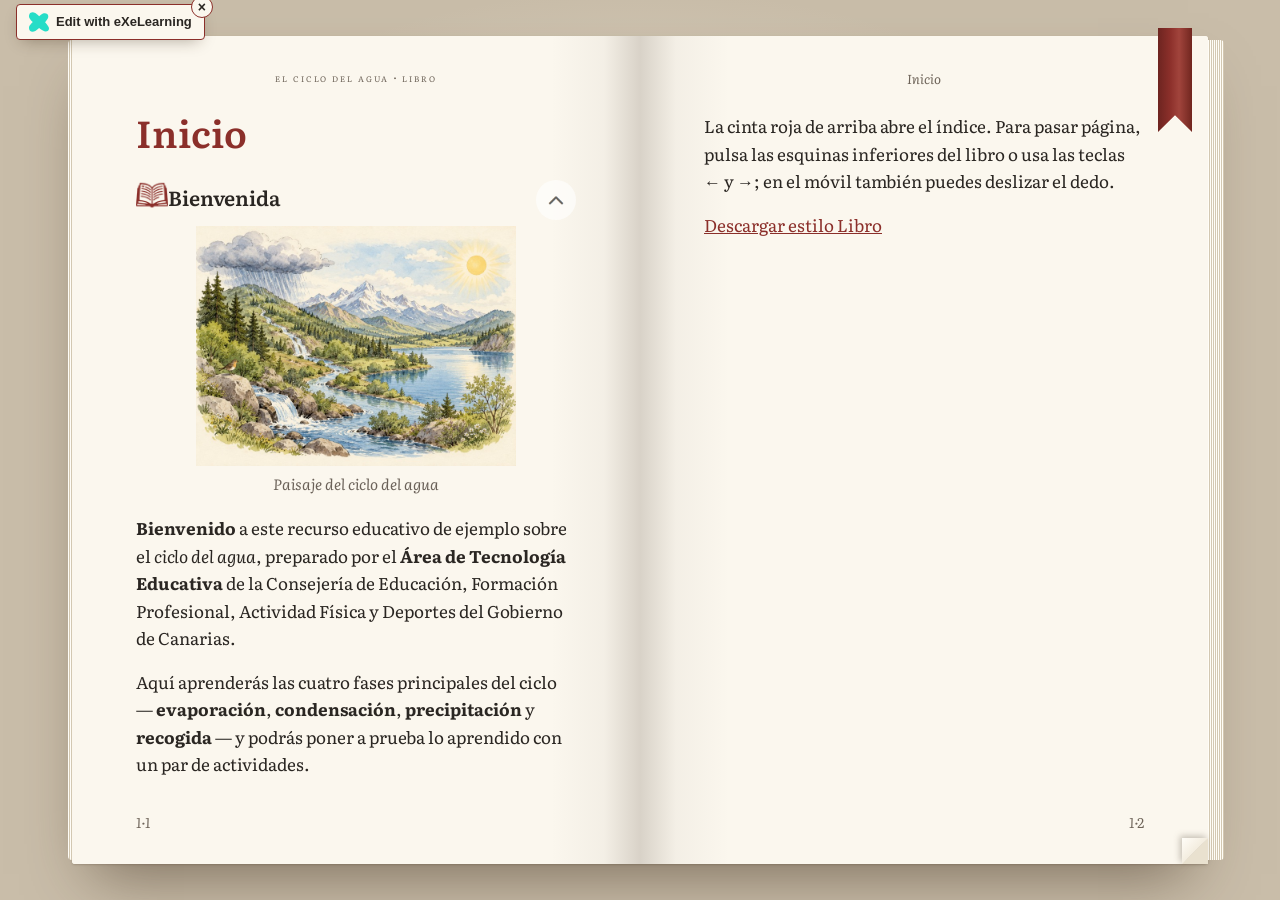
<file: index.html>
<!DOCTYPE html>
<html lang="es" id="exe-index">
<head>
<meta charset="utf-8">
<meta name="generator" content="eXeLearning">
<meta name="viewport" content="width=device-width, initial-scale=1">
<link rel="license" type="text/html" href="https://creativecommons.org/publicdomain/zero/1.0/">
<title>El ciclo del agua · Libro</title>
<link rel="icon" type="image/x-icon" href="libs/favicon.ico">
<meta name="description" content="Recurso educativo de ejemplo sobre el ciclo del agua, presentado con el estilo Libro.">
<script>document.querySelector("html").classList.add("js");</script><script src="libs/jquery/jquery.min.js"> </script><script src="libs/common_i18n.js"> </script><script src="libs/common.js"> </script><script src="libs/exe_export.js"> </script><script src="search_index.js"> </script><script src="libs/bootstrap/bootstrap.bundle.min.js"> </script><link rel="stylesheet" href="libs/bootstrap/bootstrap.min.css">
<script src="idevices/text/text.js"></script><link rel="stylesheet" href="idevices/text/text.css">
<link rel="stylesheet" href="content/css/base.css"><script src="theme/style.js"> </script><link rel="stylesheet" href="theme/style.css">
<script src="edit-in-exelearning.js" defer></script>
</head>
<body class="exe-export exe-web-site">
<script>document.body.className+=" js"</script>
<div class="exe-content exe-export pre-js siteNav-hidden"><a href="#page-mollw3ja-8h1eloxxv" id="skipNav">Saltar al contenido</a> <nav id="siteNav">
<ul>
<li class="active"> <a href="index.html" class="active main-node no-ch">Inicio</a>
</li>
<li> <a href="html/el-ciclo-del-agua.html" class="daddy">El ciclo del agua</a>
<ul class="other-section">
<li> <a href="html/evaporacion.html" class="no-ch">Evaporación</a>
</li>
<li> <a href="html/condensacion.html" class="no-ch">Condensación</a>
</li>
<li> <a href="html/precipitacion.html" class="no-ch">Precipitación</a>
</li>
<li> <a href="html/recogida.html" class="no-ch">Recogida</a>
</li>
</ul>
</li>
<li> <a href="html/actividades.html" class="daddy">Actividades</a>
<ul class="other-section">
<li> <a href="html/ordena-las-fases.html" class="no-ch">Ordena las fases</a>
</li>
<li> <a href="html/verdadero-o-falso.html" class="no-ch">¿Verdadero o falso?</a>
</li>
</ul>
</li>
<li> <a href="html/recursos.html" class="no-ch">Recursos</a>
</li>
<li> <a href="html/creditos-y-descargas.html" class="no-ch">Créditos y descargas</a>
</li>
</ul>
</nav><main id="page-mollw3ja-8h1eloxxv" class="page"> <div id="exe-client-search" data-block-order-string="Caja %e" data-no-results-string="Sin resultados.">
</div>
<header class="main-header"> <p class="page-counter"> <span class="page-counter-label">Página </span><span class="page-counter-content"> <strong class="page-counter-current-page">1</strong><span class="page-counter-sep">/</span><strong class="page-counter-total">11</strong></span></p>

<div class="package-header"><p class="package-title">El ciclo del agua · Libro</p></div>
<div class="page-header"><h1 class="page-title">Inicio</h1></div>
</header><div id="page-content-page-mollw3ja-8h1eloxxv" class="page-content">
<article id="SP00000002" class="box">
<header class="box-head">
<div class="box-icon exe-icon">
<img src="theme/icons/book.png" alt="" style="display:block;object-fit:contain;">
</div>
<h1 class="box-title">Bienvenida</h1>
<button class="box-toggle box-toggle-on" title="Toggle content">
<span>Toggle content</span>
</button></header>
<div class="box-content">
<div id="SP00000003" class="idevice_node text" data-idevice-path="idevices/text/" data-idevice-type="text" data-idevice-component-type="json" data-idevice-json-data="{&quot;ideviceId&quot;:&quot;SP00000003&quot;}">
<div class="exe-text-template"><div class="textIdeviceContent"><div class="exe-text-activity"><div><figure style="text-align:center;margin:10px 0 18px;"><img src="content/resources/633e3582-b108-d898-b333-1e7eacefaed6.jpg" alt="Paisaje del ciclo del agua" style="max-width:320px;width:100%;height:auto;" /><figcaption style="font-style:italic;font-size:15px;color:#6b6259;margin-top:6px;">Paisaje del ciclo del agua</figcaption></figure><p><strong>Bienvenido</strong> a este recurso educativo de ejemplo sobre el <em>ciclo del agua</em>, preparado por el <strong>Área de Tecnología Educativa</strong> de la Consejería de Educación, Formación Profesional, Actividad Física y Deportes del Gobierno de Canarias.</p>
        <p>Aquí aprenderás las cuatro fases principales del ciclo — <strong>evaporación</strong>, <strong>condensación</strong>, <strong>precipitación</strong> y <strong>recogida</strong> — y podrás poner a prueba lo aprendido con un par de actividades.</p>
        <p>La cinta roja de arriba abre el índice. Para pasar página, pulsa las esquinas inferiores del libro o usa las teclas ← y →; en el móvil también puedes deslizar el dedo.</p><p><a href="content/resources/book.zip" download>Descargar estilo Libro</a></p><p class="clearfix"> </p></div></div></div></div>
</div>
</div>
</article>
</div></main><div class="nav-buttons">
<span class="nav-button nav-button-left" aria-hidden="true"><span>Anterior</span></span>
<a href="html/el-ciclo-del-agua.html" title="Siguiente" class="nav-button nav-button-right"><span>Siguiente</span></a>
</div>
<footer id="siteFooter"><div id="siteFooterContent"> <div id="packageLicense" class="cc cc-0"> <p> <span class="license-label">Licencia: </span><a href="https://creativecommons.org/publicdomain/zero/1.0/" class="license">Creative Commons: CC0 1.0 Universal (dominio público)</a></p>
</div>
</div></footer>
</div>
<p id="made-with-eXe"> <a href="https://exelearning.net/" target="_blank" rel="noopener"> <span>Creado con eXeLearning <span>(Ventana nueva)</span></span></a></p>
</body>
</html>
</file>
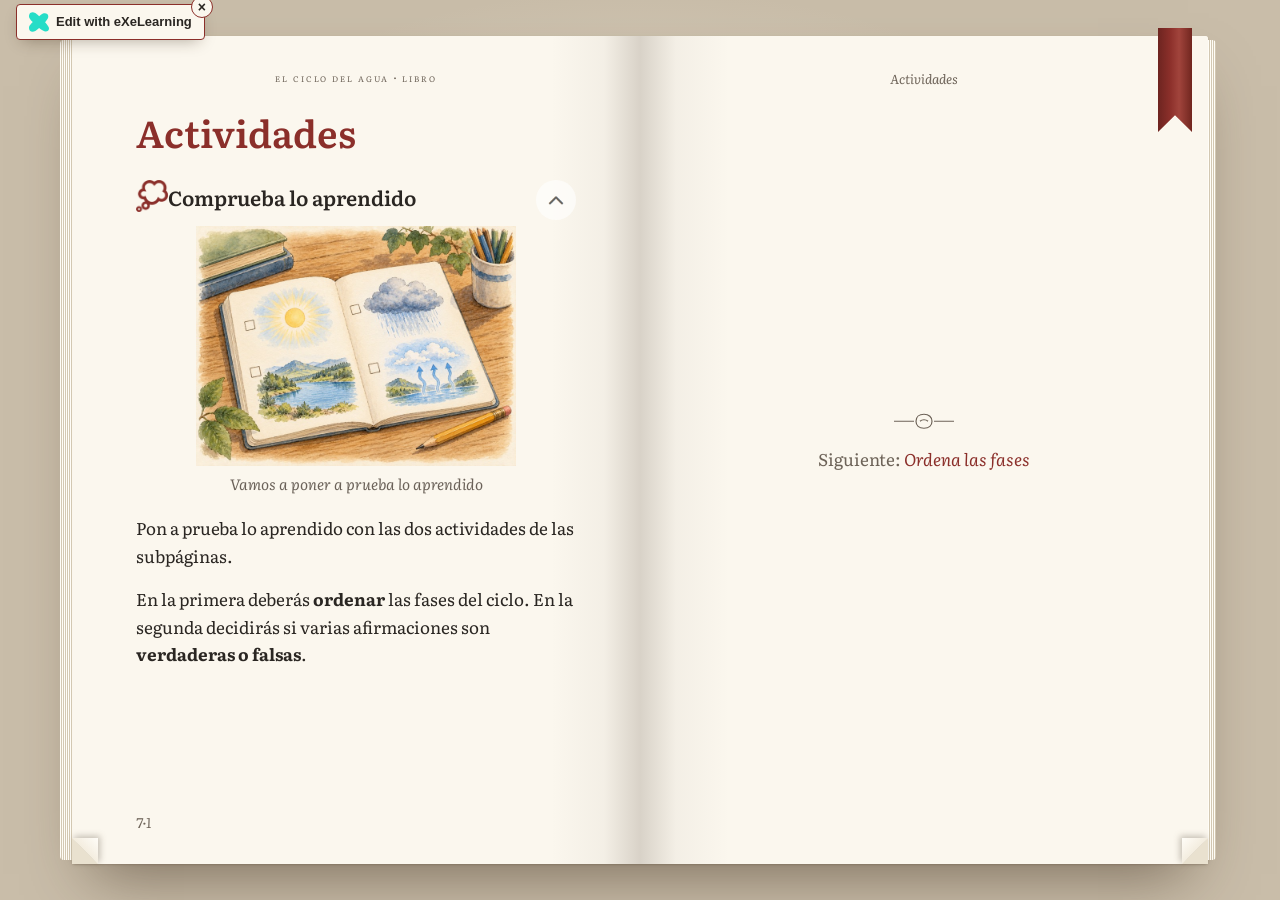
<file: html/actividades.html>
<!DOCTYPE html>
<html lang="es" id="exe-page-mollw3jd-7w1rx3uq4">
<head>
<meta charset="utf-8">
<meta name="generator" content="eXeLearning">
<meta name="viewport" content="width=device-width, initial-scale=1">
<link rel="license" type="text/html" href="https://creativecommons.org/publicdomain/zero/1.0/">
<title>Actividades | El ciclo del agua · Libro</title>
<link rel="icon" type="image/x-icon" href="../libs/favicon.ico">
<meta name="description" content="Recurso educativo de ejemplo sobre el ciclo del agua, presentado con el estilo Libro.">
<script>document.querySelector("html").classList.add("js");</script><script src="../libs/jquery/jquery.min.js"> </script><script src="../libs/common_i18n.js"> </script><script src="../libs/common.js"> </script><script src="../libs/exe_export.js"> </script><script src="../search_index.js"> </script><script src="../libs/bootstrap/bootstrap.bundle.min.js"> </script><link rel="stylesheet" href="../libs/bootstrap/bootstrap.min.css">
<script src="../idevices/text/text.js"></script><link rel="stylesheet" href="../idevices/text/text.css">
<link rel="stylesheet" href="../content/css/base.css"><script src="../theme/style.js"> </script><link rel="stylesheet" href="../theme/style.css">
<script src="../edit-in-exelearning.js" defer></script>
</head>
<body class="exe-export exe-web-site">
<script>document.body.className+=" js"</script>
<div class="exe-content exe-export pre-js siteNav-hidden"><a href="#page-mollw3jd-7w1rx3uq4" id="skipNav">Saltar al contenido</a> <nav id="siteNav">
<ul>
<li> <a href="../index.html" class="main-node no-ch">Inicio</a>
</li>
<li> <a href="../html/el-ciclo-del-agua.html" class="daddy">El ciclo del agua</a>
<ul class="other-section">
<li> <a href="../html/evaporacion.html" class="no-ch">Evaporación</a>
</li>
<li> <a href="../html/condensacion.html" class="no-ch">Condensación</a>
</li>
<li> <a href="../html/precipitacion.html" class="no-ch">Precipitación</a>
</li>
<li> <a href="../html/recogida.html" class="no-ch">Recogida</a>
</li>
</ul>
</li>
<li class="active"> <a href="../html/actividades.html" class="active daddy">Actividades</a>
<ul class="other-section">
<li> <a href="../html/ordena-las-fases.html" class="no-ch">Ordena las fases</a>
</li>
<li> <a href="../html/verdadero-o-falso.html" class="no-ch">¿Verdadero o falso?</a>
</li>
</ul>
</li>
<li> <a href="../html/recursos.html" class="no-ch">Recursos</a>
</li>
<li> <a href="../html/creditos-y-descargas.html" class="no-ch">Créditos y descargas</a>
</li>
</ul>
</nav><main id="page-mollw3jd-7w1rx3uq4" class="page"> <div id="exe-client-search" data-block-order-string="Caja %e" data-no-results-string="Sin resultados.">
</div>
<header class="main-header"> <p class="page-counter"> <span class="page-counter-label">Página </span><span class="page-counter-content"> <strong class="page-counter-current-page">7</strong><span class="page-counter-sep">/</span><strong class="page-counter-total">11</strong></span></p>

<div class="package-header"><p class="package-title">El ciclo del agua · Libro</p></div>
<div class="page-header"><h1 class="page-title">Actividades</h1></div>
</header><div id="page-content-page-mollw3jd-7w1rx3uq4" class="page-content">
<article id="SP00000022" class="box">
<header class="box-head">
<div class="box-icon exe-icon">
<img src="../theme/icons/reflection.png" alt="" style="display:block;object-fit:contain;">
</div>
<h1 class="box-title">Comprueba lo aprendido</h1>
<button class="box-toggle box-toggle-on" title="Toggle content">
<span>Toggle content</span>
</button></header>
<div class="box-content">
<div id="SP00000023" class="idevice_node text" data-idevice-path="../idevices/text/" data-idevice-type="text" data-idevice-component-type="json" data-idevice-json-data="{&quot;ideviceId&quot;:&quot;SP00000023&quot;}">
<div class="exe-text-template"><div class="textIdeviceContent"><div class="exe-text-activity"><div><figure style="text-align:center;margin:10px 0 18px;"><img src="../content/resources/21d01ff8-5f3f-217c-7e1b-10898a9225ce.jpg" alt="Vamos a poner a prueba lo aprendido" style="max-width:320px;width:100%;height:auto;" /><figcaption style="font-style:italic;font-size:15px;color:#6b6259;margin-top:6px;">Vamos a poner a prueba lo aprendido</figcaption></figure><p>Pon a prueba lo aprendido con las dos actividades de las subpáginas.</p>
        <p>En la primera deberás <strong>ordenar</strong> las fases del ciclo. En la segunda decidirás si varias afirmaciones son <strong>verdaderas o falsas</strong>.</p><p class="clearfix"> </p></div></div></div></div>
</div>
</div>
</article>
</div></main><div class="nav-buttons">
<a href="../html/recogida.html" title="Anterior" class="nav-button nav-button-left"><span>Anterior</span></a>
<a href="../html/ordena-las-fases.html" title="Siguiente" class="nav-button nav-button-right"><span>Siguiente</span></a>
</div>
<footer id="siteFooter"><div id="siteFooterContent"> <div id="packageLicense" class="cc cc-0"> <p> <span class="license-label">Licencia: </span><a href="https://creativecommons.org/publicdomain/zero/1.0/" class="license">Creative Commons: CC0 1.0 Universal (dominio público)</a></p>
</div>
</div></footer>
</div>
<p id="made-with-eXe"> <a href="https://exelearning.net/" target="_blank" rel="noopener"> <span>Creado con eXeLearning <span>(Ventana nueva)</span></span></a></p>
</body>
</html>
</file>
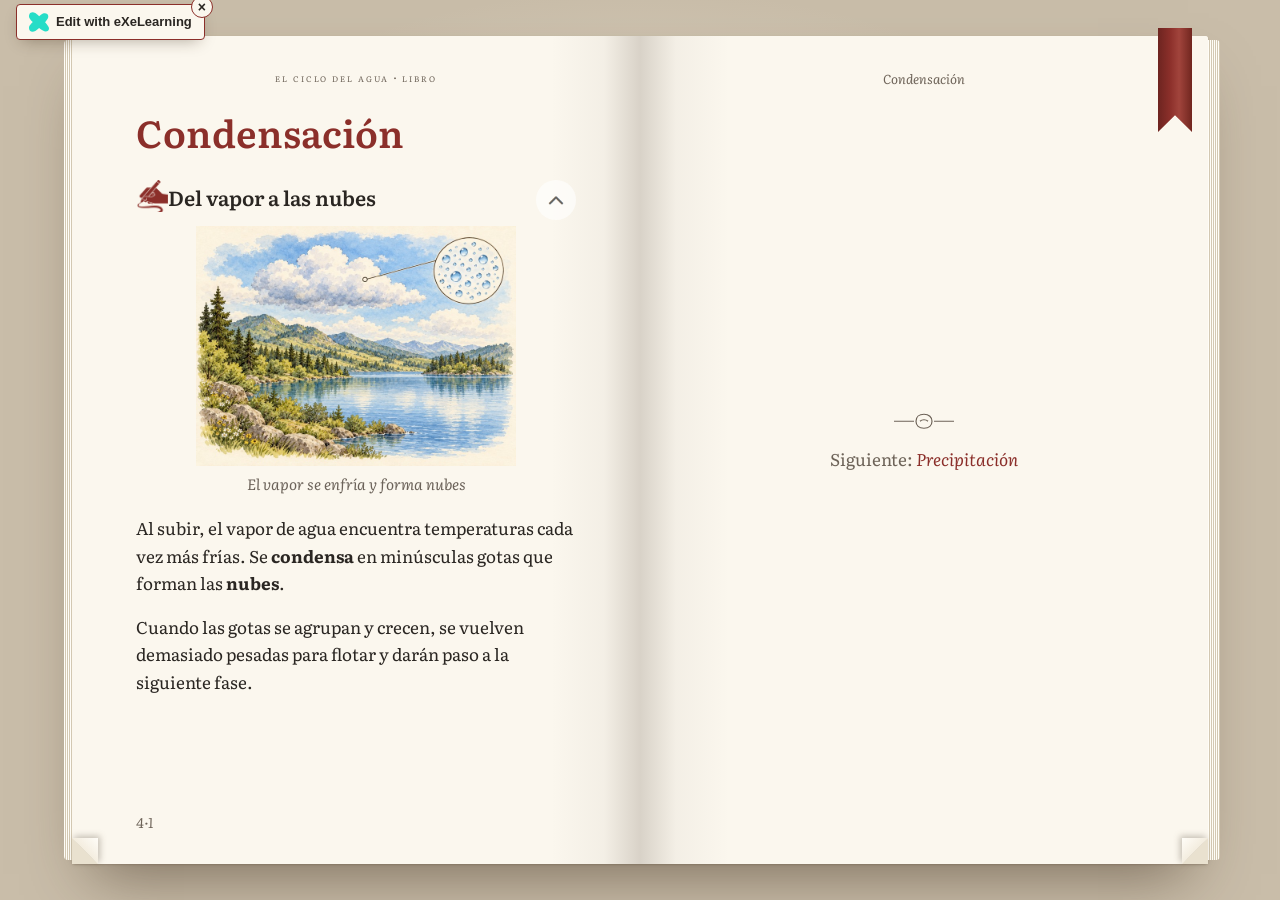
<file: html/condensacion.html>
<!DOCTYPE html>
<html lang="es" id="exe-page-mollw3jc-ory1cigqo">
<head>
<meta charset="utf-8">
<meta name="generator" content="eXeLearning">
<meta name="viewport" content="width=device-width, initial-scale=1">
<link rel="license" type="text/html" href="https://creativecommons.org/publicdomain/zero/1.0/">
<title>Condensación | El ciclo del agua · Libro</title>
<link rel="icon" type="image/x-icon" href="../libs/favicon.ico">
<meta name="description" content="Recurso educativo de ejemplo sobre el ciclo del agua, presentado con el estilo Libro.">
<script>document.querySelector("html").classList.add("js");</script><script src="../libs/jquery/jquery.min.js"> </script><script src="../libs/common_i18n.js"> </script><script src="../libs/common.js"> </script><script src="../libs/exe_export.js"> </script><script src="../search_index.js"> </script><script src="../libs/bootstrap/bootstrap.bundle.min.js"> </script><link rel="stylesheet" href="../libs/bootstrap/bootstrap.min.css">
<script src="../idevices/text/text.js"></script><link rel="stylesheet" href="../idevices/text/text.css">
<link rel="stylesheet" href="../content/css/base.css"><script src="../theme/style.js"> </script><link rel="stylesheet" href="../theme/style.css">
<script src="../edit-in-exelearning.js" defer></script>
</head>
<body class="exe-export exe-web-site">
<script>document.body.className+=" js"</script>
<div class="exe-content exe-export pre-js siteNav-hidden"><a href="#page-mollw3jc-ory1cigqo" id="skipNav">Saltar al contenido</a> <nav id="siteNav">
<ul>
<li> <a href="../index.html" class="main-node no-ch">Inicio</a>
</li>
<li class="current-page-parent"> <a href="../html/el-ciclo-del-agua.html" class="daddy">El ciclo del agua</a>
<ul class="other-section">
<li> <a href="../html/evaporacion.html" class="no-ch">Evaporación</a>
</li>
<li class="active"> <a href="../html/condensacion.html" class="active no-ch">Condensación</a>
</li>
<li> <a href="../html/precipitacion.html" class="no-ch">Precipitación</a>
</li>
<li> <a href="../html/recogida.html" class="no-ch">Recogida</a>
</li>
</ul>
</li>
<li> <a href="../html/actividades.html" class="daddy">Actividades</a>
<ul class="other-section">
<li> <a href="../html/ordena-las-fases.html" class="no-ch">Ordena las fases</a>
</li>
<li> <a href="../html/verdadero-o-falso.html" class="no-ch">¿Verdadero o falso?</a>
</li>
</ul>
</li>
<li> <a href="../html/recursos.html" class="no-ch">Recursos</a>
</li>
<li> <a href="../html/creditos-y-descargas.html" class="no-ch">Créditos y descargas</a>
</li>
</ul>
</nav><main id="page-mollw3jc-ory1cigqo" class="page"> <div id="exe-client-search" data-block-order-string="Caja %e" data-no-results-string="Sin resultados.">
</div>
<header class="main-header"> <p class="page-counter"> <span class="page-counter-label">Página </span><span class="page-counter-content"> <strong class="page-counter-current-page">4</strong><span class="page-counter-sep">/</span><strong class="page-counter-total">11</strong></span></p>

<div class="package-header"><p class="package-title">El ciclo del agua · Libro</p></div>
<div class="page-header"><h1 class="page-title">Condensación</h1></div>
</header><div id="page-content-page-mollw3jc-ory1cigqo" class="page-content">
<article id="SP00000013" class="box">
<header class="box-head">
<div class="box-icon exe-icon">
<img src="../theme/icons/draw.png" alt="" style="display:block;object-fit:contain;">
</div>
<h1 class="box-title">Del vapor a las nubes</h1>
<button class="box-toggle box-toggle-on" title="Toggle content">
<span>Toggle content</span>
</button></header>
<div class="box-content">
<div id="SP00000014" class="idevice_node text" data-idevice-path="../idevices/text/" data-idevice-type="text" data-idevice-component-type="json" data-idevice-json-data="{&quot;ideviceId&quot;:&quot;SP00000014&quot;}">
<div class="exe-text-template"><div class="textIdeviceContent"><div class="exe-text-activity"><div><figure style="text-align:center;margin:10px 0 18px;"><img src="../content/resources/9cfe587b-36d2-5a64-49a8-a129326837f2.jpg" alt="El vapor se enfría y forma nubes" style="max-width:320px;width:100%;height:auto;" /><figcaption style="font-style:italic;font-size:15px;color:#6b6259;margin-top:6px;">El vapor se enfría y forma nubes</figcaption></figure><p>Al subir, el vapor de agua encuentra temperaturas cada vez más frías. Se <strong>condensa</strong> en minúsculas gotas que forman las <strong>nubes</strong>.</p><p>Cuando las gotas se agrupan y crecen, se vuelven demasiado pesadas para flotar y darán paso a la siguiente fase.</p><p class="clearfix"> </p></div></div></div></div>
</div>
</div>
</article>
</div></main><div class="nav-buttons">
<a href="../html/evaporacion.html" title="Anterior" class="nav-button nav-button-left"><span>Anterior</span></a>
<a href="../html/precipitacion.html" title="Siguiente" class="nav-button nav-button-right"><span>Siguiente</span></a>
</div>
<footer id="siteFooter"><div id="siteFooterContent"> <div id="packageLicense" class="cc cc-0"> <p> <span class="license-label">Licencia: </span><a href="https://creativecommons.org/publicdomain/zero/1.0/" class="license">Creative Commons: CC0 1.0 Universal (dominio público)</a></p>
</div>
</div></footer>
</div>
<p id="made-with-eXe"> <a href="https://exelearning.net/" target="_blank" rel="noopener"> <span>Creado con eXeLearning <span>(Ventana nueva)</span></span></a></p>
</body>
</html>
</file>
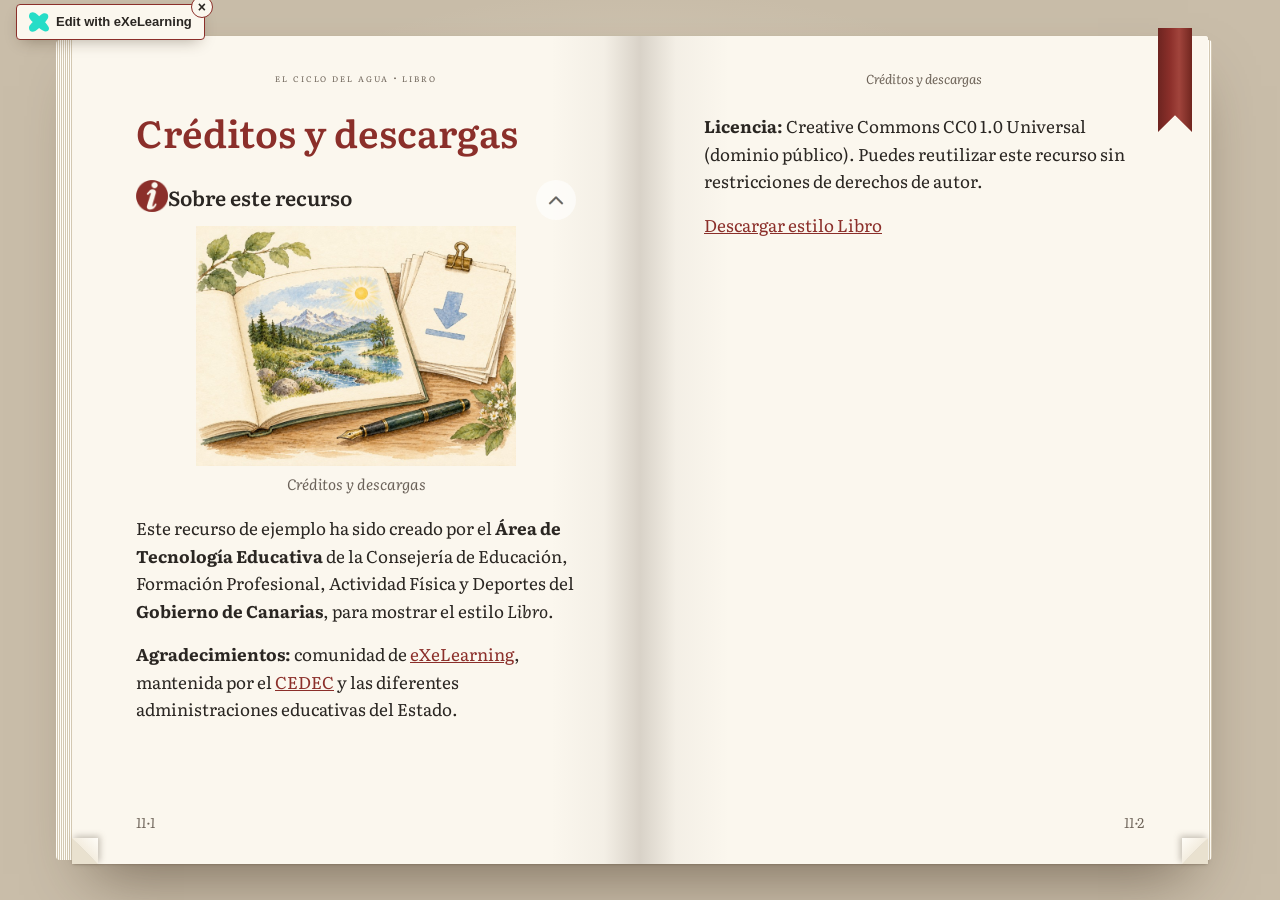
<file: html/creditos-y-descargas.html>
<!DOCTYPE html>
<html lang="es" id="exe-page-mollw3je-hyzfwjaqb">
<head>
<meta charset="utf-8">
<meta name="generator" content="eXeLearning">
<meta name="viewport" content="width=device-width, initial-scale=1">
<link rel="license" type="text/html" href="https://creativecommons.org/publicdomain/zero/1.0/">
<title>Créditos y descargas | El ciclo del agua · Libro</title>
<link rel="icon" type="image/x-icon" href="../libs/favicon.ico">
<meta name="description" content="Recurso educativo de ejemplo sobre el ciclo del agua, presentado con el estilo Libro.">
<script>document.querySelector("html").classList.add("js");</script><script src="../libs/jquery/jquery.min.js"> </script><script src="../libs/common_i18n.js"> </script><script src="../libs/common.js"> </script><script src="../libs/exe_export.js"> </script><script src="../search_index.js"> </script><script src="../libs/bootstrap/bootstrap.bundle.min.js"> </script><link rel="stylesheet" href="../libs/bootstrap/bootstrap.min.css">
<script src="../idevices/text/text.js"></script><link rel="stylesheet" href="../idevices/text/text.css">
<script src="../idevices/download-source-file/download-source-file.js"></script><link rel="stylesheet" href="../idevices/download-source-file/download-source-file.css">
<script src="../libs/fflate/fflate.umd.js"> </script>
<script src="../libs/exe_elpx_download/exe_elpx_download.js"> </script>
<script src="../libs/fflate/fflate.umd.js"> </script>
<script src="../libs/exe_elpx_download/exe_elpx_download.js"> </script>
<link rel="stylesheet" href="../content/css/base.css"><script src="../theme/style.js"> </script><link rel="stylesheet" href="../theme/style.css">
<script src="../edit-in-exelearning.js" defer></script>
</head>
<body class="exe-export exe-web-site">
<script>document.body.className+=" js"</script>
<div class="exe-content exe-export pre-js siteNav-hidden"><a href="#page-mollw3je-hyzfwjaqb" id="skipNav">Saltar al contenido</a> <nav id="siteNav">
<ul>
<li> <a href="../index.html" class="main-node no-ch">Inicio</a>
</li>
<li> <a href="../html/el-ciclo-del-agua.html" class="daddy">El ciclo del agua</a>
<ul class="other-section">
<li> <a href="../html/evaporacion.html" class="no-ch">Evaporación</a>
</li>
<li> <a href="../html/condensacion.html" class="no-ch">Condensación</a>
</li>
<li> <a href="../html/precipitacion.html" class="no-ch">Precipitación</a>
</li>
<li> <a href="../html/recogida.html" class="no-ch">Recogida</a>
</li>
</ul>
</li>
<li> <a href="../html/actividades.html" class="daddy">Actividades</a>
<ul class="other-section">
<li> <a href="../html/ordena-las-fases.html" class="no-ch">Ordena las fases</a>
</li>
<li> <a href="../html/verdadero-o-falso.html" class="no-ch">¿Verdadero o falso?</a>
</li>
</ul>
</li>
<li> <a href="../html/recursos.html" class="no-ch">Recursos</a>
</li>
<li class="active"> <a href="../html/creditos-y-descargas.html" class="active no-ch">Créditos y descargas</a>
</li>
</ul>
</nav><main id="page-mollw3je-hyzfwjaqb" class="page"> <div id="exe-client-search" data-block-order-string="Caja %e" data-no-results-string="Sin resultados.">
</div>
<header class="main-header"> <p class="page-counter"> <span class="page-counter-label">Página </span><span class="page-counter-content"> <strong class="page-counter-current-page">11</strong><span class="page-counter-sep">/</span><strong class="page-counter-total">11</strong></span></p>

<div class="package-header"><p class="package-title">El ciclo del agua · Libro</p></div>
<div class="page-header"><h1 class="page-title">Créditos y descargas</h1></div>
</header><div id="page-content-page-mollw3je-hyzfwjaqb" class="page-content">
<article id="SP00000038" class="box">
<header class="box-head">
<div class="box-icon exe-icon">
<img src="../theme/icons/info.png" alt="" style="display:block;object-fit:contain;">
</div>
<h1 class="box-title">Sobre este recurso</h1>
<button class="box-toggle box-toggle-on" title="Toggle content">
<span>Toggle content</span>
</button></header>
<div class="box-content">
<div id="SP00000039" class="idevice_node text" data-idevice-path="../idevices/text/" data-idevice-type="text" data-idevice-component-type="json" data-idevice-json-data="{&quot;ideviceId&quot;:&quot;SP00000039&quot;}">
<div class="exe-text-template"><div class="textIdeviceContent"><div class="exe-text-activity"><div><figure style="text-align:center;margin:10px 0 18px;"><img src="../content/resources/0c493748-09a9-26f9-d3a1-49367bcc9d90.jpg" alt="Créditos y descargas" style="max-width:320px;width:100%;height:auto;" /><figcaption style="font-style:italic;font-size:15px;color:#6b6259;margin-top:6px;">Créditos y descargas</figcaption></figure><p>Este recurso de ejemplo ha sido creado por el <strong>Área de Tecnología Educativa</strong> de la Consejería de Educación, Formación Profesional, Actividad Física y Deportes del <strong>Gobierno de Canarias</strong>, para mostrar el estilo <em>Libro</em>.</p>
        <p><strong>Agradecimientos:</strong> comunidad de <a href="https://exelearning.net/" target="_blank" rel="noopener">eXeLearning</a>, mantenida por el <a href="https://cedec.intef.es/" target="_blank" rel="noopener">CEDEC</a> y las diferentes administraciones educativas del Estado.</p>
        <p><strong>Licencia:</strong> Creative Commons CC0 1.0 Universal (dominio público). Puedes reutilizar este recurso sin restricciones de derechos de autor.</p><p><a href="../content/resources/book.zip" download>Descargar estilo Libro</a></p><p class="clearfix"> </p></div></div></div></div>
</div>
</div>
</article><article id="SP00000040" class="box">
<header class="box-head">
<div class="box-icon exe-icon">
<img src="../theme/icons/download.png" alt="" style="display:block;object-fit:contain;">
</div>
<h1 class="box-title">Descarga el archivo fuente</h1>
<button class="box-toggle box-toggle-on" title="Toggle content">
<span>Toggle content</span>
</button></header>
<div class="box-content">
<div id="SP00000041" class="idevice_node download-source-file" data-idevice-path="../idevices/download-source-file/" data-idevice-type="download-source-file">
<div class="exe-download-package-instructions"><table class="exe-table"><caption>Información general de este recurso educativo</caption><tbody><tr><th>Título</th><td>El ciclo del agua · Libro</td></tr><tr><th>Descripción</th><td>Recurso educativo de ejemplo sobre el ciclo del agua, en estilo Libro.</td></tr><tr><th>Autor</th><td>Área de Tecnología Educativa · Gobierno de Canarias</td></tr><tr><th>Licencia</th><td><a href="https://creativecommons.org/publicdomain/zero/1.0/" rel="license" class="cc cc-0"><span></span>Creative Commons: CC0 1.0 Universal (dominio público)</a></td></tr></tbody></table><p style="text-align:center;">Este contenido se ha creado con <a href="http://exelearning.net/">eXeLearning</a>, un editor libre y de código abierto para crear recursos educativos.</p></div><p class="exe-download-package-link"><a download="El ciclo del agua · Libro.elpx" href="#" onclick="try{var p=window.parent;if(p&&p!==window&&p.eXeLearning&&p.eXeLearning.app){p.postMessage({type:'exe-download-elpx'},'*');return false;}}catch(e){}if(typeof downloadElpx==='function')downloadElpx();return false;" style="background-color:#7a2e2e;color:#FFFFFF;">Descargar el archivo .elpx</a></p>
</div>
</div>
</article>
</div></main><div class="nav-buttons">
<a href="../html/recursos.html" title="Anterior" class="nav-button nav-button-left"><span>Anterior</span></a>
<span class="nav-button nav-button-right" aria-hidden="true"><span>Siguiente</span></span>
</div>
<footer id="siteFooter"><div id="siteFooterContent"> <div id="packageLicense" class="cc cc-0"> <p> <span class="license-label">Licencia: </span><a href="https://creativecommons.org/publicdomain/zero/1.0/" class="license">Creative Commons: CC0 1.0 Universal (dominio público)</a></p>
</div>
</div></footer>
</div>
<p id="made-with-eXe"> <a href="https://exelearning.net/" target="_blank" rel="noopener"> <span>Creado con eXeLearning <span>(Ventana nueva)</span></span></a></p>
<script src="../libs/elpx-manifest.js"> </script>
</body>
</html>
</file>
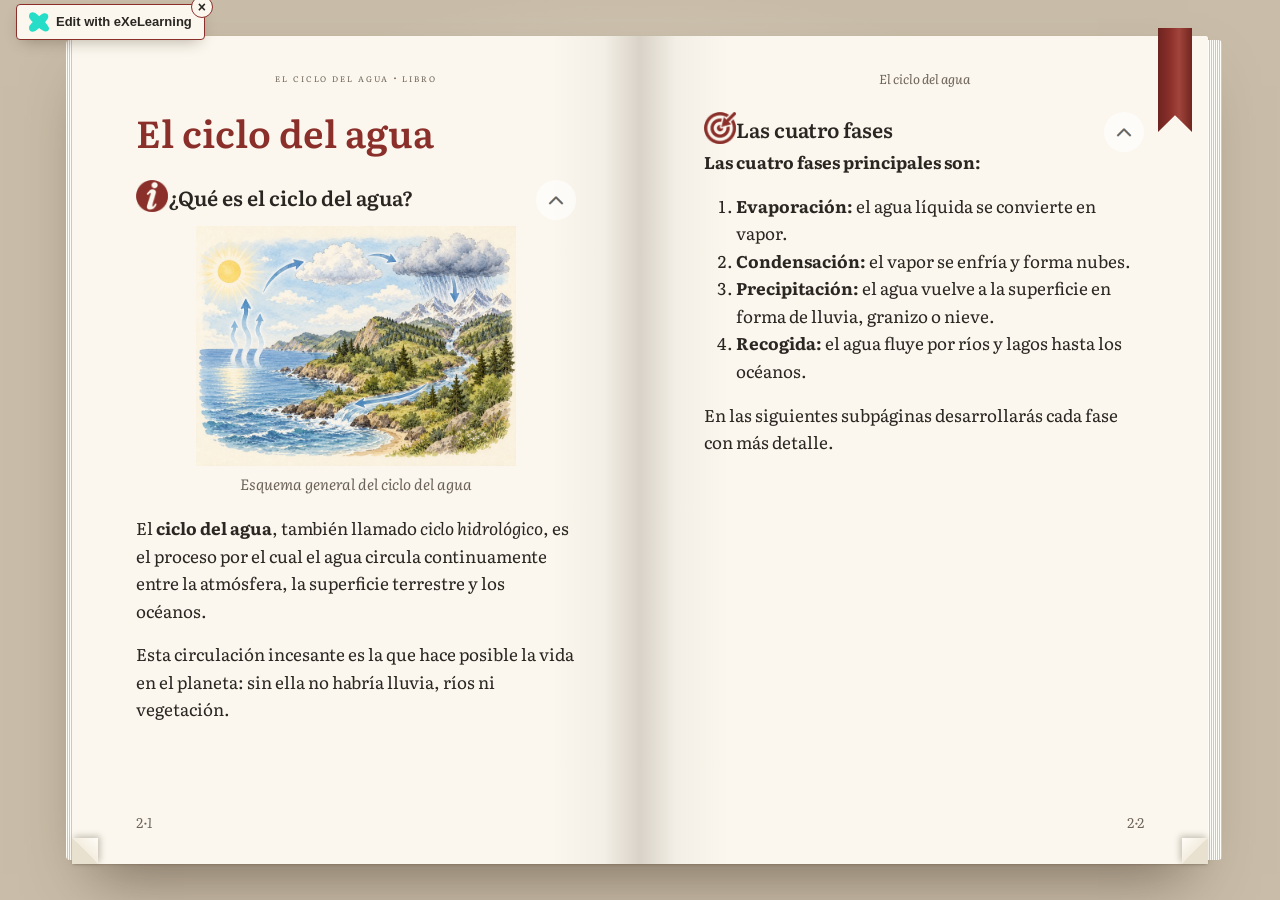
<file: html/el-ciclo-del-agua.html>
<!DOCTYPE html>
<html lang="es" id="exe-page-mollw3jb-xpybnvufx">
<head>
<meta charset="utf-8">
<meta name="generator" content="eXeLearning">
<meta name="viewport" content="width=device-width, initial-scale=1">
<link rel="license" type="text/html" href="https://creativecommons.org/publicdomain/zero/1.0/">
<title>El ciclo del agua | El ciclo del agua · Libro</title>
<link rel="icon" type="image/x-icon" href="../libs/favicon.ico">
<meta name="description" content="Recurso educativo de ejemplo sobre el ciclo del agua, presentado con el estilo Libro.">
<script>document.querySelector("html").classList.add("js");</script><script src="../libs/jquery/jquery.min.js"> </script><script src="../libs/common_i18n.js"> </script><script src="../libs/common.js"> </script><script src="../libs/exe_export.js"> </script><script src="../search_index.js"> </script><script src="../libs/bootstrap/bootstrap.bundle.min.js"> </script><link rel="stylesheet" href="../libs/bootstrap/bootstrap.min.css">
<script src="../idevices/text/text.js"></script><link rel="stylesheet" href="../idevices/text/text.css">
<link rel="stylesheet" href="../content/css/base.css"><script src="../theme/style.js"> </script><link rel="stylesheet" href="../theme/style.css">
<script src="../edit-in-exelearning.js" defer></script>
</head>
<body class="exe-export exe-web-site">
<script>document.body.className+=" js"</script>
<div class="exe-content exe-export pre-js siteNav-hidden"><a href="#page-mollw3jb-xpybnvufx" id="skipNav">Saltar al contenido</a> <nav id="siteNav">
<ul>
<li> <a href="../index.html" class="main-node no-ch">Inicio</a>
</li>
<li class="active"> <a href="../html/el-ciclo-del-agua.html" class="active daddy">El ciclo del agua</a>
<ul class="other-section">
<li> <a href="../html/evaporacion.html" class="no-ch">Evaporación</a>
</li>
<li> <a href="../html/condensacion.html" class="no-ch">Condensación</a>
</li>
<li> <a href="../html/precipitacion.html" class="no-ch">Precipitación</a>
</li>
<li> <a href="../html/recogida.html" class="no-ch">Recogida</a>
</li>
</ul>
</li>
<li> <a href="../html/actividades.html" class="daddy">Actividades</a>
<ul class="other-section">
<li> <a href="../html/ordena-las-fases.html" class="no-ch">Ordena las fases</a>
</li>
<li> <a href="../html/verdadero-o-falso.html" class="no-ch">¿Verdadero o falso?</a>
</li>
</ul>
</li>
<li> <a href="../html/recursos.html" class="no-ch">Recursos</a>
</li>
<li> <a href="../html/creditos-y-descargas.html" class="no-ch">Créditos y descargas</a>
</li>
</ul>
</nav><main id="page-mollw3jb-xpybnvufx" class="page"> <div id="exe-client-search" data-block-order-string="Caja %e" data-no-results-string="Sin resultados.">
</div>
<header class="main-header"> <p class="page-counter"> <span class="page-counter-label">Página </span><span class="page-counter-content"> <strong class="page-counter-current-page">2</strong><span class="page-counter-sep">/</span><strong class="page-counter-total">11</strong></span></p>

<div class="package-header"><p class="package-title">El ciclo del agua · Libro</p></div>
<div class="page-header"><h1 class="page-title">El ciclo del agua</h1></div>
</header><div id="page-content-page-mollw3jb-xpybnvufx" class="page-content">
<article id="SP00000005" class="box">
<header class="box-head">
<div class="box-icon exe-icon">
<img src="../theme/icons/info.png" alt="" style="display:block;object-fit:contain;">
</div>
<h1 class="box-title">¿Qué es el ciclo del agua?</h1>
<button class="box-toggle box-toggle-on" title="Toggle content">
<span>Toggle content</span>
</button></header>
<div class="box-content">
<div id="SP00000006" class="idevice_node text" data-idevice-path="../idevices/text/" data-idevice-type="text" data-idevice-component-type="json" data-idevice-json-data="{&quot;ideviceId&quot;:&quot;SP00000006&quot;}">
<div class="exe-text-template"><div class="textIdeviceContent"><div class="exe-text-activity"><div><figure style="text-align:center;margin:10px 0 18px;"><img src="../content/resources/3e0f34fd-0cd3-9694-0c41-7df3106fc2f1.jpg" alt="Esquema general del ciclo del agua" style="max-width:320px;width:100%;height:auto;" /><figcaption style="font-style:italic;font-size:15px;color:#6b6259;margin-top:6px;">Esquema general del ciclo del agua</figcaption></figure><p>El <strong>ciclo del agua</strong>, también llamado <em>ciclo hidrológico</em>, es el proceso por el cual el agua circula continuamente entre la atmósfera, la superficie terrestre y los océanos.</p>
        <p>Esta circulación incesante es la que hace posible la vida en el planeta: sin ella no habría lluvia, ríos ni vegetación.</p><p class="clearfix"> </p></div></div></div></div>
</div>
</div>
</article><article id="SP00000007" class="box">
<header class="box-head">
<div class="box-icon exe-icon">
<img src="../theme/icons/objectives.png" alt="" style="display:block;object-fit:contain;">
</div>
<h1 class="box-title">Las cuatro fases</h1>
<button class="box-toggle box-toggle-on" title="Toggle content">
<span>Toggle content</span>
</button></header>
<div class="box-content">
<div id="SP00000008" class="idevice_node text" data-idevice-path="../idevices/text/" data-idevice-type="text" data-idevice-component-type="json" data-idevice-json-data="{&quot;ideviceId&quot;:&quot;SP00000008&quot;}">
<div class="exe-text-template"><div class="textIdeviceContent"><div class="exe-text-activity"><div><p><strong>Las cuatro fases principales son:</strong></p>
        <ol>
          <li><strong>Evaporación:</strong> el agua líquida se convierte en vapor.</li>
          <li><strong>Condensación:</strong> el vapor se enfría y forma nubes.</li>
          <li><strong>Precipitación:</strong> el agua vuelve a la superficie en forma de lluvia, granizo o nieve.</li>
          <li><strong>Recogida:</strong> el agua fluye por ríos y lagos hasta los océanos.</li>
        </ol>
        <p>En las siguientes subpáginas desarrollarás cada fase con más detalle.</p><p class="clearfix"> </p></div></div></div></div>
</div>
</div>
</article>
</div></main><div class="nav-buttons">
<a href="../index.html" title="Anterior" class="nav-button nav-button-left"><span>Anterior</span></a>
<a href="../html/evaporacion.html" title="Siguiente" class="nav-button nav-button-right"><span>Siguiente</span></a>
</div>
<footer id="siteFooter"><div id="siteFooterContent"> <div id="packageLicense" class="cc cc-0"> <p> <span class="license-label">Licencia: </span><a href="https://creativecommons.org/publicdomain/zero/1.0/" class="license">Creative Commons: CC0 1.0 Universal (dominio público)</a></p>
</div>
</div></footer>
</div>
<p id="made-with-eXe"> <a href="https://exelearning.net/" target="_blank" rel="noopener"> <span>Creado con eXeLearning <span>(Ventana nueva)</span></span></a></p>
</body>
</html>
</file>
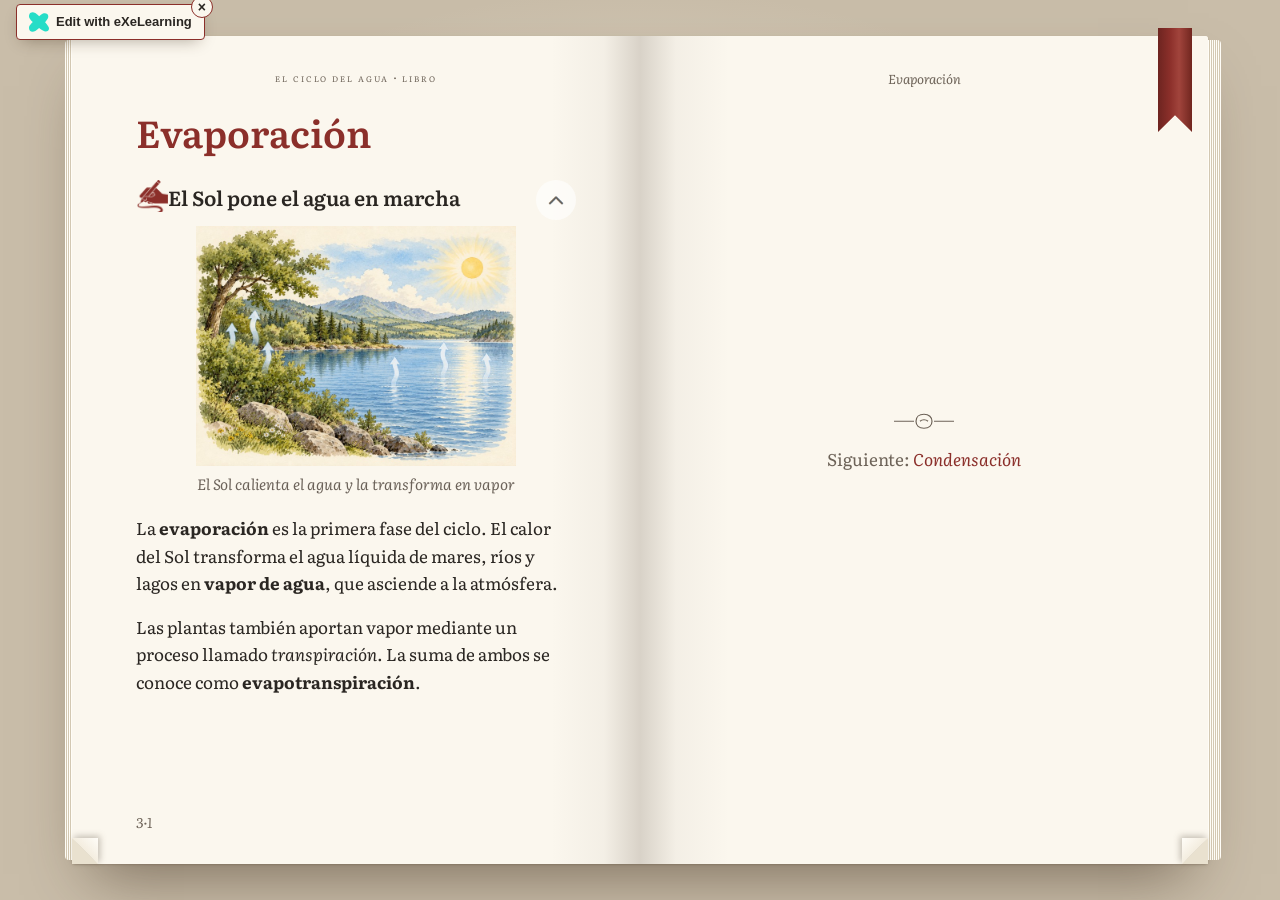
<file: html/evaporacion.html>
<!DOCTYPE html>
<html lang="es" id="exe-page-mollw3jc-jpifdaopo">
<head>
<meta charset="utf-8">
<meta name="generator" content="eXeLearning">
<meta name="viewport" content="width=device-width, initial-scale=1">
<link rel="license" type="text/html" href="https://creativecommons.org/publicdomain/zero/1.0/">
<title>Evaporación | El ciclo del agua · Libro</title>
<link rel="icon" type="image/x-icon" href="../libs/favicon.ico">
<meta name="description" content="Recurso educativo de ejemplo sobre el ciclo del agua, presentado con el estilo Libro.">
<script>document.querySelector("html").classList.add("js");</script><script src="../libs/jquery/jquery.min.js"> </script><script src="../libs/common_i18n.js"> </script><script src="../libs/common.js"> </script><script src="../libs/exe_export.js"> </script><script src="../search_index.js"> </script><script src="../libs/bootstrap/bootstrap.bundle.min.js"> </script><link rel="stylesheet" href="../libs/bootstrap/bootstrap.min.css">
<script src="../idevices/text/text.js"></script><link rel="stylesheet" href="../idevices/text/text.css">
<link rel="stylesheet" href="../content/css/base.css"><script src="../theme/style.js"> </script><link rel="stylesheet" href="../theme/style.css">
<script src="../edit-in-exelearning.js" defer></script>
</head>
<body class="exe-export exe-web-site">
<script>document.body.className+=" js"</script>
<div class="exe-content exe-export pre-js siteNav-hidden"><a href="#page-mollw3jc-jpifdaopo" id="skipNav">Saltar al contenido</a> <nav id="siteNav">
<ul>
<li> <a href="../index.html" class="main-node no-ch">Inicio</a>
</li>
<li class="current-page-parent"> <a href="../html/el-ciclo-del-agua.html" class="daddy">El ciclo del agua</a>
<ul class="other-section">
<li class="active"> <a href="../html/evaporacion.html" class="active no-ch">Evaporación</a>
</li>
<li> <a href="../html/condensacion.html" class="no-ch">Condensación</a>
</li>
<li> <a href="../html/precipitacion.html" class="no-ch">Precipitación</a>
</li>
<li> <a href="../html/recogida.html" class="no-ch">Recogida</a>
</li>
</ul>
</li>
<li> <a href="../html/actividades.html" class="daddy">Actividades</a>
<ul class="other-section">
<li> <a href="../html/ordena-las-fases.html" class="no-ch">Ordena las fases</a>
</li>
<li> <a href="../html/verdadero-o-falso.html" class="no-ch">¿Verdadero o falso?</a>
</li>
</ul>
</li>
<li> <a href="../html/recursos.html" class="no-ch">Recursos</a>
</li>
<li> <a href="../html/creditos-y-descargas.html" class="no-ch">Créditos y descargas</a>
</li>
</ul>
</nav><main id="page-mollw3jc-jpifdaopo" class="page"> <div id="exe-client-search" data-block-order-string="Caja %e" data-no-results-string="Sin resultados.">
</div>
<header class="main-header"> <p class="page-counter"> <span class="page-counter-label">Página </span><span class="page-counter-content"> <strong class="page-counter-current-page">3</strong><span class="page-counter-sep">/</span><strong class="page-counter-total">11</strong></span></p>

<div class="package-header"><p class="package-title">El ciclo del agua · Libro</p></div>
<div class="page-header"><h1 class="page-title">Evaporación</h1></div>
</header><div id="page-content-page-mollw3jc-jpifdaopo" class="page-content">
<article id="SP00000010" class="box">
<header class="box-head">
<div class="box-icon exe-icon">
<img src="../theme/icons/draw.png" alt="" style="display:block;object-fit:contain;">
</div>
<h1 class="box-title">El Sol pone el agua en marcha</h1>
<button class="box-toggle box-toggle-on" title="Toggle content">
<span>Toggle content</span>
</button></header>
<div class="box-content">
<div id="SP00000011" class="idevice_node text" data-idevice-path="../idevices/text/" data-idevice-type="text" data-idevice-component-type="json" data-idevice-json-data="{&quot;ideviceId&quot;:&quot;SP00000011&quot;}">
<div class="exe-text-template"><div class="textIdeviceContent"><div class="exe-text-activity"><div><figure style="text-align:center;margin:10px 0 18px;"><img src="../content/resources/3d4a5de5-41ae-7ccc-14ea-9a188bca7f23.jpg" alt="El Sol calienta el agua y la transforma en vapor" style="max-width:320px;width:100%;height:auto;" /><figcaption style="font-style:italic;font-size:15px;color:#6b6259;margin-top:6px;">El Sol calienta el agua y la transforma en vapor</figcaption></figure><p>La <strong>evaporación</strong> es la primera fase del ciclo. El calor del Sol transforma el agua líquida de mares, ríos y lagos en <strong>vapor de agua</strong>, que asciende a la atmósfera.</p><p>Las plantas también aportan vapor mediante un proceso llamado <em>transpiración</em>. La suma de ambos se conoce como <strong>evapotranspiración</strong>.</p><p class="clearfix"> </p></div></div></div></div>
</div>
</div>
</article>
</div></main><div class="nav-buttons">
<a href="../html/el-ciclo-del-agua.html" title="Anterior" class="nav-button nav-button-left"><span>Anterior</span></a>
<a href="../html/condensacion.html" title="Siguiente" class="nav-button nav-button-right"><span>Siguiente</span></a>
</div>
<footer id="siteFooter"><div id="siteFooterContent"> <div id="packageLicense" class="cc cc-0"> <p> <span class="license-label">Licencia: </span><a href="https://creativecommons.org/publicdomain/zero/1.0/" class="license">Creative Commons: CC0 1.0 Universal (dominio público)</a></p>
</div>
</div></footer>
</div>
<p id="made-with-eXe"> <a href="https://exelearning.net/" target="_blank" rel="noopener"> <span>Creado con eXeLearning <span>(Ventana nueva)</span></span></a></p>
</body>
</html>
</file>
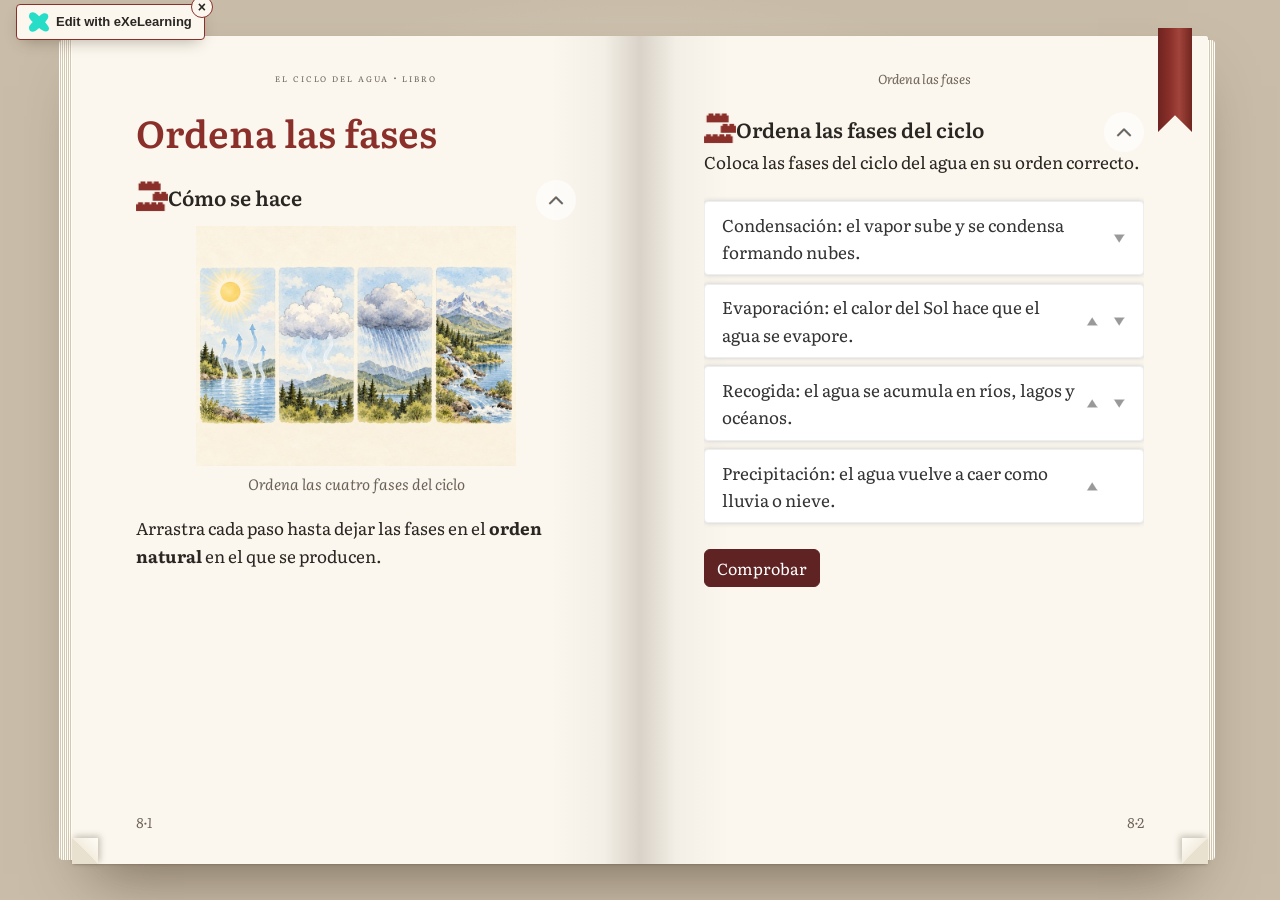
<file: html/ordena-las-fases.html>
<!DOCTYPE html>
<html lang="es" id="exe-page-mollw3jd-tosyz621d">
<head>
<meta charset="utf-8">
<meta name="generator" content="eXeLearning">
<meta name="viewport" content="width=device-width, initial-scale=1">
<link rel="license" type="text/html" href="https://creativecommons.org/publicdomain/zero/1.0/">
<title>Ordena las fases | El ciclo del agua · Libro</title>
<link rel="icon" type="image/x-icon" href="../libs/favicon.ico">
<meta name="description" content="Recurso educativo de ejemplo sobre el ciclo del agua, presentado con el estilo Libro.">
<script>document.querySelector("html").classList.add("js");</script><script src="../libs/jquery/jquery.min.js"> </script><script src="../libs/common_i18n.js"> </script><script src="../libs/common.js"> </script><script src="../libs/exe_export.js"> </script><script src="../search_index.js"> </script><script src="../libs/bootstrap/bootstrap.bundle.min.js"> </script><link rel="stylesheet" href="../libs/bootstrap/bootstrap.min.css">
<script src="../idevices/text/text.js"></script><link rel="stylesheet" href="../idevices/text/text.css">
<script src="../idevices/scrambled-list/scrambled-list.js"></script><link rel="stylesheet" href="../idevices/scrambled-list/scrambled-list.css">
<link rel="stylesheet" href="../content/css/base.css"><script src="../theme/style.js"> </script><link rel="stylesheet" href="../theme/style.css">
<script src="../edit-in-exelearning.js" defer></script>
</head>
<body class="exe-export exe-web-site">
<script>document.body.className+=" js"</script>
<div class="exe-content exe-export pre-js siteNav-hidden"><a href="#page-mollw3jd-tosyz621d" id="skipNav">Saltar al contenido</a> <nav id="siteNav">
<ul>
<li> <a href="../index.html" class="main-node no-ch">Inicio</a>
</li>
<li> <a href="../html/el-ciclo-del-agua.html" class="daddy">El ciclo del agua</a>
<ul class="other-section">
<li> <a href="../html/evaporacion.html" class="no-ch">Evaporación</a>
</li>
<li> <a href="../html/condensacion.html" class="no-ch">Condensación</a>
</li>
<li> <a href="../html/precipitacion.html" class="no-ch">Precipitación</a>
</li>
<li> <a href="../html/recogida.html" class="no-ch">Recogida</a>
</li>
</ul>
</li>
<li class="current-page-parent"> <a href="../html/actividades.html" class="daddy">Actividades</a>
<ul class="other-section">
<li class="active"> <a href="../html/ordena-las-fases.html" class="active no-ch">Ordena las fases</a>
</li>
<li> <a href="../html/verdadero-o-falso.html" class="no-ch">¿Verdadero o falso?</a>
</li>
</ul>
</li>
<li> <a href="../html/recursos.html" class="no-ch">Recursos</a>
</li>
<li> <a href="../html/creditos-y-descargas.html" class="no-ch">Créditos y descargas</a>
</li>
</ul>
</nav><main id="page-mollw3jd-tosyz621d" class="page"> <div id="exe-client-search" data-block-order-string="Caja %e" data-no-results-string="Sin resultados.">
</div>
<header class="main-header"> <p class="page-counter"> <span class="page-counter-label">Página </span><span class="page-counter-content"> <strong class="page-counter-current-page">8</strong><span class="page-counter-sep">/</span><strong class="page-counter-total">11</strong></span></p>

<div class="package-header"><p class="package-title">El ciclo del agua · Libro</p></div>
<div class="page-header"><h1 class="page-title">Ordena las fases</h1></div>
</header><div id="page-content-page-mollw3jd-tosyz621d" class="page-content">
<article id="SP00000025" class="box">
<header class="box-head">
<div class="box-icon exe-icon">
<img src="../theme/icons/pieces.png" alt="" style="display:block;object-fit:contain;">
</div>
<h1 class="box-title">Cómo se hace</h1>
<button class="box-toggle box-toggle-on" title="Toggle content">
<span>Toggle content</span>
</button></header>
<div class="box-content">
<div id="SP00000026" class="idevice_node text" data-idevice-path="../idevices/text/" data-idevice-type="text" data-idevice-component-type="json" data-idevice-json-data="{&quot;ideviceId&quot;:&quot;SP00000026&quot;}">
<div class="exe-text-template"><div class="textIdeviceContent"><div class="exe-text-activity"><div><figure style="text-align:center;margin:10px 0 18px;"><img src="../content/resources/258fb284-be1e-044c-04d5-667796915e33.jpg" alt="Ordena las cuatro fases del ciclo" style="max-width:320px;width:100%;height:auto;" /><figcaption style="font-style:italic;font-size:15px;color:#6b6259;margin-top:6px;">Ordena las cuatro fases del ciclo</figcaption></figure><p>Arrastra cada paso hasta dejar las fases en el <strong>orden natural</strong> en el que se producen.</p><p class="clearfix"> </p></div></div></div></div>
</div>
</div>
</article><article id="SP00000027" class="box">
<header class="box-head">
<div class="box-icon exe-icon">
<img src="../theme/icons/pieces.png" alt="" style="display:block;object-fit:contain;">
</div>
<h1 class="box-title">Ordena las fases del ciclo</h1>
<button class="box-toggle box-toggle-on" title="Toggle content">
<span>Toggle content</span>
</button></header>
<div class="box-content">
<div id="SP00000028" class="idevice_node scrambled-list" data-idevice-path="../idevices/scrambled-list/" data-idevice-type="scrambled-list" data-idevice-component-type="json" data-idevice-json-data="{&quot;typeGame&quot;:&quot;ScrambledList&quot;,&quot;instructions&quot;:&quot;&lt;p&gt;Coloca las fases del ciclo del agua en su orden correcto.&lt;/p&gt;&quot;,&quot;textAfter&quot;:&quot;&quot;,&quot;afterElement&quot;:&quot;&quot;,&quot;options&quot;:[&quot;Evaporación: el calor del Sol hace que el agua se evapore.&quot;,&quot;Condensación: el vapor sube y se condensa formando nubes.&quot;,&quot;Precipitación: el agua vuelve a caer como lluvia o nieve.&quot;,&quot;Recogida: el agua se acumula en ríos, lagos y océanos.&quot;],&quot;time&quot;:0,&quot;buttonText&quot;:&quot;Comprobar&quot;,&quot;rightText&quot;:&quot;¡Correcto!&quot;,&quot;wrongText&quot;:&quot;Aún no. El orden correcto es:&quot;,&quot;isScorm&quot;:0,&quot;textButtonScorm&quot;:&quot;Guardar puntuación&quot;,&quot;repeatActivity&quot;:true,&quot;weighted&quot;:100,&quot;evaluation&quot;:true,&quot;evaluationID&quot;:&quot;98765&quot;,&quot;main&quot;:&quot;slSP00000028&quot;}" data-idevice-template="scrambled-list.html">
<div class="exe-sortableList" id="slSP00000028" scorm=false><div class="game-evaluation-ids js-hidden" data-id="SP00000028" data-evaluationid="98765"></div><div class="exe-sortableList-instructions"><p>Coloca las fases del ciclo del agua en su orden correcto.</p></div><ul class="exe-sortableList-list"><li>Evaporación: el calor del Sol hace que el agua se evapore.</li><li>Condensación: el vapor sube y se condensa formando nubes.</li><li>Precipitación: el agua vuelve a caer como lluvia o nieve.</li><li>Recogida: el agua se acumula en ríos, lagos y océanos.</li></ul><div style="display:none"><p class="exe-sortableList-buttonText">Comprobar</p><p class="exe-sortableList-rightText">¡Correcto!</p><p class="exe-sortableList-wrongText">Aún no. El orden correcto es:</p></div><div class="exe-scorm-message"></div></div>
</div>
</div>
</article>
</div></main><div class="nav-buttons">
<a href="../html/actividades.html" title="Anterior" class="nav-button nav-button-left"><span>Anterior</span></a>
<a href="../html/verdadero-o-falso.html" title="Siguiente" class="nav-button nav-button-right"><span>Siguiente</span></a>
</div>
<footer id="siteFooter"><div id="siteFooterContent"> <div id="packageLicense" class="cc cc-0"> <p> <span class="license-label">Licencia: </span><a href="https://creativecommons.org/publicdomain/zero/1.0/" class="license">Creative Commons: CC0 1.0 Universal (dominio público)</a></p>
</div>
</div></footer>
</div>
<p id="made-with-eXe"> <a href="https://exelearning.net/" target="_blank" rel="noopener"> <span>Creado con eXeLearning <span>(Ventana nueva)</span></span></a></p>
</body>
</html>
</file>
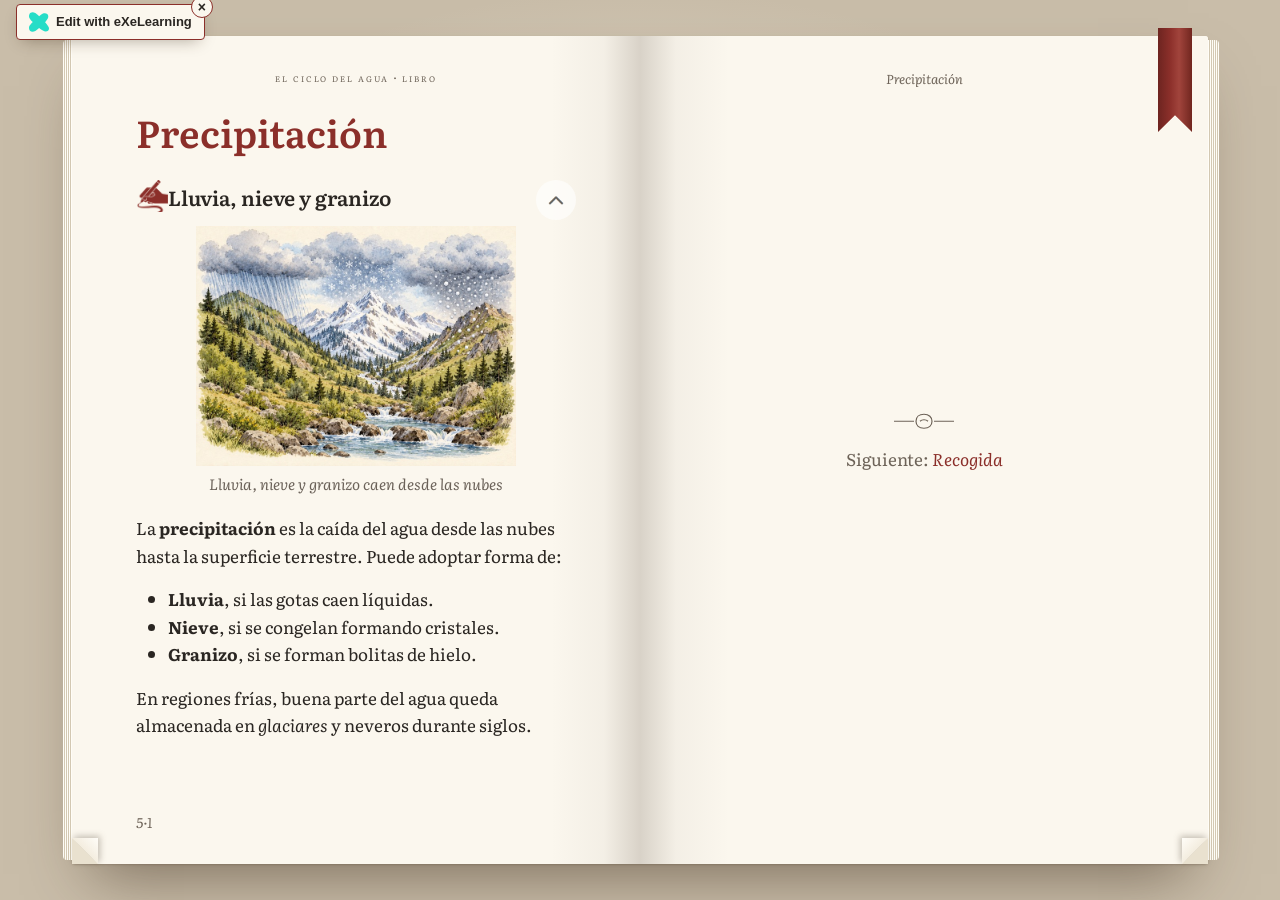
<file: html/precipitacion.html>
<!DOCTYPE html>
<html lang="es" id="exe-page-mollw3jc-n3ptfzfrz">
<head>
<meta charset="utf-8">
<meta name="generator" content="eXeLearning">
<meta name="viewport" content="width=device-width, initial-scale=1">
<link rel="license" type="text/html" href="https://creativecommons.org/publicdomain/zero/1.0/">
<title>Precipitación | El ciclo del agua · Libro</title>
<link rel="icon" type="image/x-icon" href="../libs/favicon.ico">
<meta name="description" content="Recurso educativo de ejemplo sobre el ciclo del agua, presentado con el estilo Libro.">
<script>document.querySelector("html").classList.add("js");</script><script src="../libs/jquery/jquery.min.js"> </script><script src="../libs/common_i18n.js"> </script><script src="../libs/common.js"> </script><script src="../libs/exe_export.js"> </script><script src="../search_index.js"> </script><script src="../libs/bootstrap/bootstrap.bundle.min.js"> </script><link rel="stylesheet" href="../libs/bootstrap/bootstrap.min.css">
<script src="../idevices/text/text.js"></script><link rel="stylesheet" href="../idevices/text/text.css">
<link rel="stylesheet" href="../content/css/base.css"><script src="../theme/style.js"> </script><link rel="stylesheet" href="../theme/style.css">
<script src="../edit-in-exelearning.js" defer></script>
</head>
<body class="exe-export exe-web-site">
<script>document.body.className+=" js"</script>
<div class="exe-content exe-export pre-js siteNav-hidden"><a href="#page-mollw3jc-n3ptfzfrz" id="skipNav">Saltar al contenido</a> <nav id="siteNav">
<ul>
<li> <a href="../index.html" class="main-node no-ch">Inicio</a>
</li>
<li class="current-page-parent"> <a href="../html/el-ciclo-del-agua.html" class="daddy">El ciclo del agua</a>
<ul class="other-section">
<li> <a href="../html/evaporacion.html" class="no-ch">Evaporación</a>
</li>
<li> <a href="../html/condensacion.html" class="no-ch">Condensación</a>
</li>
<li class="active"> <a href="../html/precipitacion.html" class="active no-ch">Precipitación</a>
</li>
<li> <a href="../html/recogida.html" class="no-ch">Recogida</a>
</li>
</ul>
</li>
<li> <a href="../html/actividades.html" class="daddy">Actividades</a>
<ul class="other-section">
<li> <a href="../html/ordena-las-fases.html" class="no-ch">Ordena las fases</a>
</li>
<li> <a href="../html/verdadero-o-falso.html" class="no-ch">¿Verdadero o falso?</a>
</li>
</ul>
</li>
<li> <a href="../html/recursos.html" class="no-ch">Recursos</a>
</li>
<li> <a href="../html/creditos-y-descargas.html" class="no-ch">Créditos y descargas</a>
</li>
</ul>
</nav><main id="page-mollw3jc-n3ptfzfrz" class="page"> <div id="exe-client-search" data-block-order-string="Caja %e" data-no-results-string="Sin resultados.">
</div>
<header class="main-header"> <p class="page-counter"> <span class="page-counter-label">Página </span><span class="page-counter-content"> <strong class="page-counter-current-page">5</strong><span class="page-counter-sep">/</span><strong class="page-counter-total">11</strong></span></p>

<div class="package-header"><p class="package-title">El ciclo del agua · Libro</p></div>
<div class="page-header"><h1 class="page-title">Precipitación</h1></div>
</header><div id="page-content-page-mollw3jc-n3ptfzfrz" class="page-content">
<article id="SP00000016" class="box">
<header class="box-head">
<div class="box-icon exe-icon">
<img src="../theme/icons/draw.png" alt="" style="display:block;object-fit:contain;">
</div>
<h1 class="box-title">Lluvia, nieve y granizo</h1>
<button class="box-toggle box-toggle-on" title="Toggle content">
<span>Toggle content</span>
</button></header>
<div class="box-content">
<div id="SP00000017" class="idevice_node text" data-idevice-path="../idevices/text/" data-idevice-type="text" data-idevice-component-type="json" data-idevice-json-data="{&quot;ideviceId&quot;:&quot;SP00000017&quot;}">
<div class="exe-text-template"><div class="textIdeviceContent"><div class="exe-text-activity"><div><figure style="text-align:center;margin:10px 0 18px;"><img src="../content/resources/SP00000017/05-precipitacion.jpg" alt="Lluvia, nieve y granizo caen desde las nubes" style="max-width:320px;width:100%;height:auto;" /><figcaption style="font-style:italic;font-size:15px;color:#6b6259;margin-top:6px;">Lluvia, nieve y granizo caen desde las nubes</figcaption></figure><p>La <strong>precipitación</strong> es la caída del agua desde las nubes hasta la superficie terrestre. Puede adoptar forma de:</p><ul><li><strong>Lluvia</strong>, si las gotas caen líquidas.</li><li><strong>Nieve</strong>, si se congelan formando cristales.</li><li><strong>Granizo</strong>, si se forman bolitas de hielo.</li></ul><p>En regiones frías, buena parte del agua queda almacenada en <em>glaciares</em> y neveros durante siglos.</p><p class="clearfix"> </p></div></div></div></div>
</div>
</div>
</article>
</div></main><div class="nav-buttons">
<a href="../html/condensacion.html" title="Anterior" class="nav-button nav-button-left"><span>Anterior</span></a>
<a href="../html/recogida.html" title="Siguiente" class="nav-button nav-button-right"><span>Siguiente</span></a>
</div>
<footer id="siteFooter"><div id="siteFooterContent"> <div id="packageLicense" class="cc cc-0"> <p> <span class="license-label">Licencia: </span><a href="https://creativecommons.org/publicdomain/zero/1.0/" class="license">Creative Commons: CC0 1.0 Universal (dominio público)</a></p>
</div>
</div></footer>
</div>
<p id="made-with-eXe"> <a href="https://exelearning.net/" target="_blank" rel="noopener"> <span>Creado con eXeLearning <span>(Ventana nueva)</span></span></a></p>
</body>
</html>
</file>
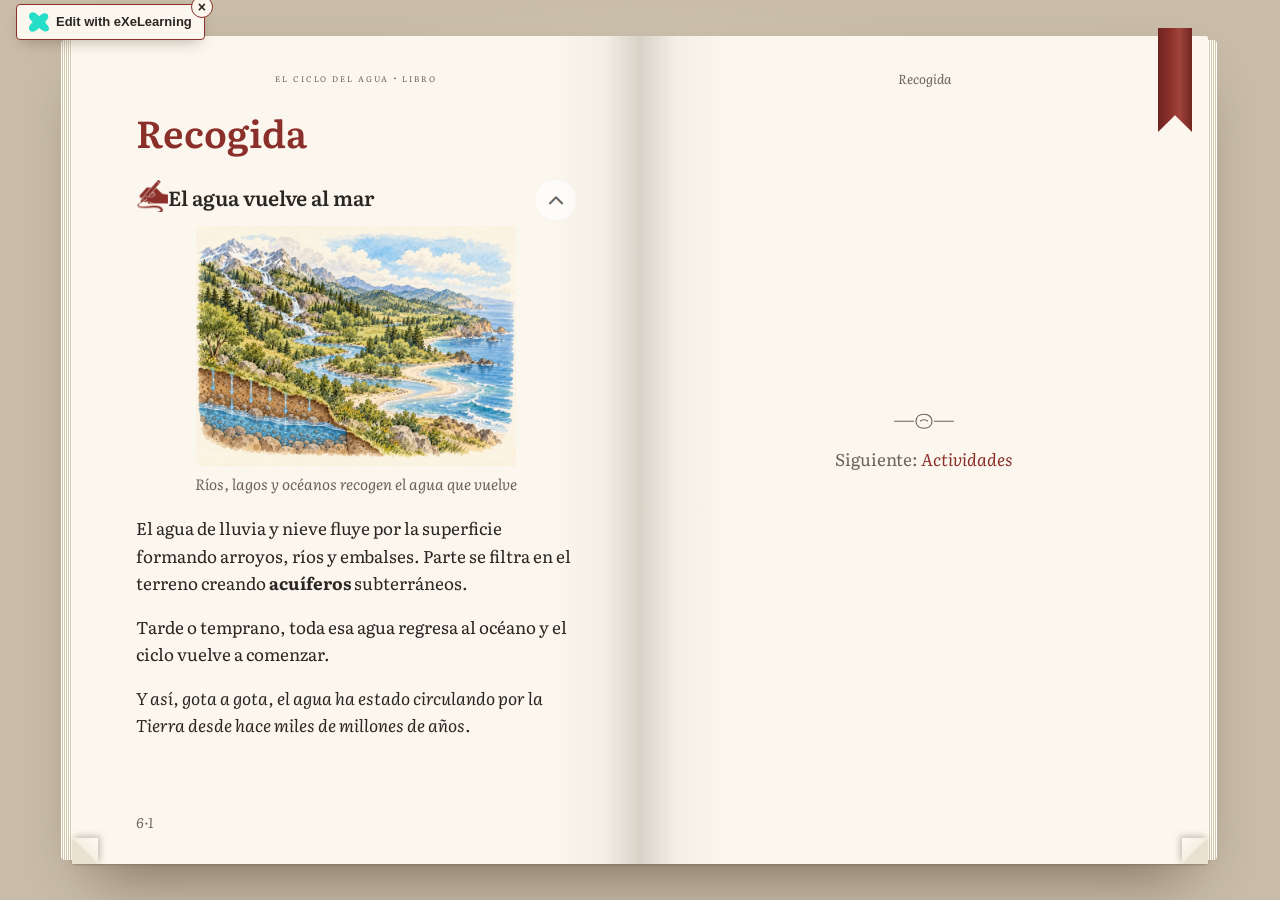
<file: html/recogida.html>
<!DOCTYPE html>
<html lang="es" id="exe-page-mollw3jd-iqkzrmua9">
<head>
<meta charset="utf-8">
<meta name="generator" content="eXeLearning">
<meta name="viewport" content="width=device-width, initial-scale=1">
<link rel="license" type="text/html" href="https://creativecommons.org/publicdomain/zero/1.0/">
<title>Recogida | El ciclo del agua · Libro</title>
<link rel="icon" type="image/x-icon" href="../libs/favicon.ico">
<meta name="description" content="Recurso educativo de ejemplo sobre el ciclo del agua, presentado con el estilo Libro.">
<script>document.querySelector("html").classList.add("js");</script><script src="../libs/jquery/jquery.min.js"> </script><script src="../libs/common_i18n.js"> </script><script src="../libs/common.js"> </script><script src="../libs/exe_export.js"> </script><script src="../search_index.js"> </script><script src="../libs/bootstrap/bootstrap.bundle.min.js"> </script><link rel="stylesheet" href="../libs/bootstrap/bootstrap.min.css">
<script src="../idevices/text/text.js"></script><link rel="stylesheet" href="../idevices/text/text.css">
<link rel="stylesheet" href="../content/css/base.css"><script src="../theme/style.js"> </script><link rel="stylesheet" href="../theme/style.css">
<script src="../edit-in-exelearning.js" defer></script>
</head>
<body class="exe-export exe-web-site">
<script>document.body.className+=" js"</script>
<div class="exe-content exe-export pre-js siteNav-hidden"><a href="#page-mollw3jd-iqkzrmua9" id="skipNav">Saltar al contenido</a> <nav id="siteNav">
<ul>
<li> <a href="../index.html" class="main-node no-ch">Inicio</a>
</li>
<li class="current-page-parent"> <a href="../html/el-ciclo-del-agua.html" class="daddy">El ciclo del agua</a>
<ul class="other-section">
<li> <a href="../html/evaporacion.html" class="no-ch">Evaporación</a>
</li>
<li> <a href="../html/condensacion.html" class="no-ch">Condensación</a>
</li>
<li> <a href="../html/precipitacion.html" class="no-ch">Precipitación</a>
</li>
<li class="active"> <a href="../html/recogida.html" class="active no-ch">Recogida</a>
</li>
</ul>
</li>
<li> <a href="../html/actividades.html" class="daddy">Actividades</a>
<ul class="other-section">
<li> <a href="../html/ordena-las-fases.html" class="no-ch">Ordena las fases</a>
</li>
<li> <a href="../html/verdadero-o-falso.html" class="no-ch">¿Verdadero o falso?</a>
</li>
</ul>
</li>
<li> <a href="../html/recursos.html" class="no-ch">Recursos</a>
</li>
<li> <a href="../html/creditos-y-descargas.html" class="no-ch">Créditos y descargas</a>
</li>
</ul>
</nav><main id="page-mollw3jd-iqkzrmua9" class="page"> <div id="exe-client-search" data-block-order-string="Caja %e" data-no-results-string="Sin resultados.">
</div>
<header class="main-header"> <p class="page-counter"> <span class="page-counter-label">Página </span><span class="page-counter-content"> <strong class="page-counter-current-page">6</strong><span class="page-counter-sep">/</span><strong class="page-counter-total">11</strong></span></p>

<div class="package-header"><p class="package-title">El ciclo del agua · Libro</p></div>
<div class="page-header"><h1 class="page-title">Recogida</h1></div>
</header><div id="page-content-page-mollw3jd-iqkzrmua9" class="page-content">
<article id="SP00000019" class="box">
<header class="box-head">
<div class="box-icon exe-icon">
<img src="../theme/icons/draw.png" alt="" style="display:block;object-fit:contain;">
</div>
<h1 class="box-title">El agua vuelve al mar</h1>
<button class="box-toggle box-toggle-on" title="Toggle content">
<span>Toggle content</span>
</button></header>
<div class="box-content">
<div id="SP00000020" class="idevice_node text" data-idevice-path="../idevices/text/" data-idevice-type="text" data-idevice-component-type="json" data-idevice-json-data="{&quot;ideviceId&quot;:&quot;SP00000020&quot;}">
<div class="exe-text-template"><div class="textIdeviceContent"><div class="exe-text-activity"><div><figure style="text-align:center;margin:10px 0 18px;"><img src="../content/resources/SP00000020/06-recogida.jpg" alt="Ríos, lagos y océanos recogen el agua que vuelve" style="max-width:320px;width:100%;height:auto;" /><figcaption style="font-style:italic;font-size:15px;color:#6b6259;margin-top:6px;">Ríos, lagos y océanos recogen el agua que vuelve</figcaption></figure><p>El agua de lluvia y nieve fluye por la superficie formando arroyos, ríos y embalses. Parte se filtra en el terreno creando <strong>acuíferos</strong> subterráneos.</p><p>Tarde o temprano, toda esa agua regresa al océano y el ciclo vuelve a comenzar.</p><p><em>Y así, gota a gota, el agua ha estado circulando por la Tierra desde hace miles de millones de años.</em></p><p class="clearfix"> </p></div></div></div></div>
</div>
</div>
</article>
</div></main><div class="nav-buttons">
<a href="../html/precipitacion.html" title="Anterior" class="nav-button nav-button-left"><span>Anterior</span></a>
<a href="../html/actividades.html" title="Siguiente" class="nav-button nav-button-right"><span>Siguiente</span></a>
</div>
<footer id="siteFooter"><div id="siteFooterContent"> <div id="packageLicense" class="cc cc-0"> <p> <span class="license-label">Licencia: </span><a href="https://creativecommons.org/publicdomain/zero/1.0/" class="license">Creative Commons: CC0 1.0 Universal (dominio público)</a></p>
</div>
</div></footer>
</div>
<p id="made-with-eXe"> <a href="https://exelearning.net/" target="_blank" rel="noopener"> <span>Creado con eXeLearning <span>(Ventana nueva)</span></span></a></p>
</body>
</html>
</file>
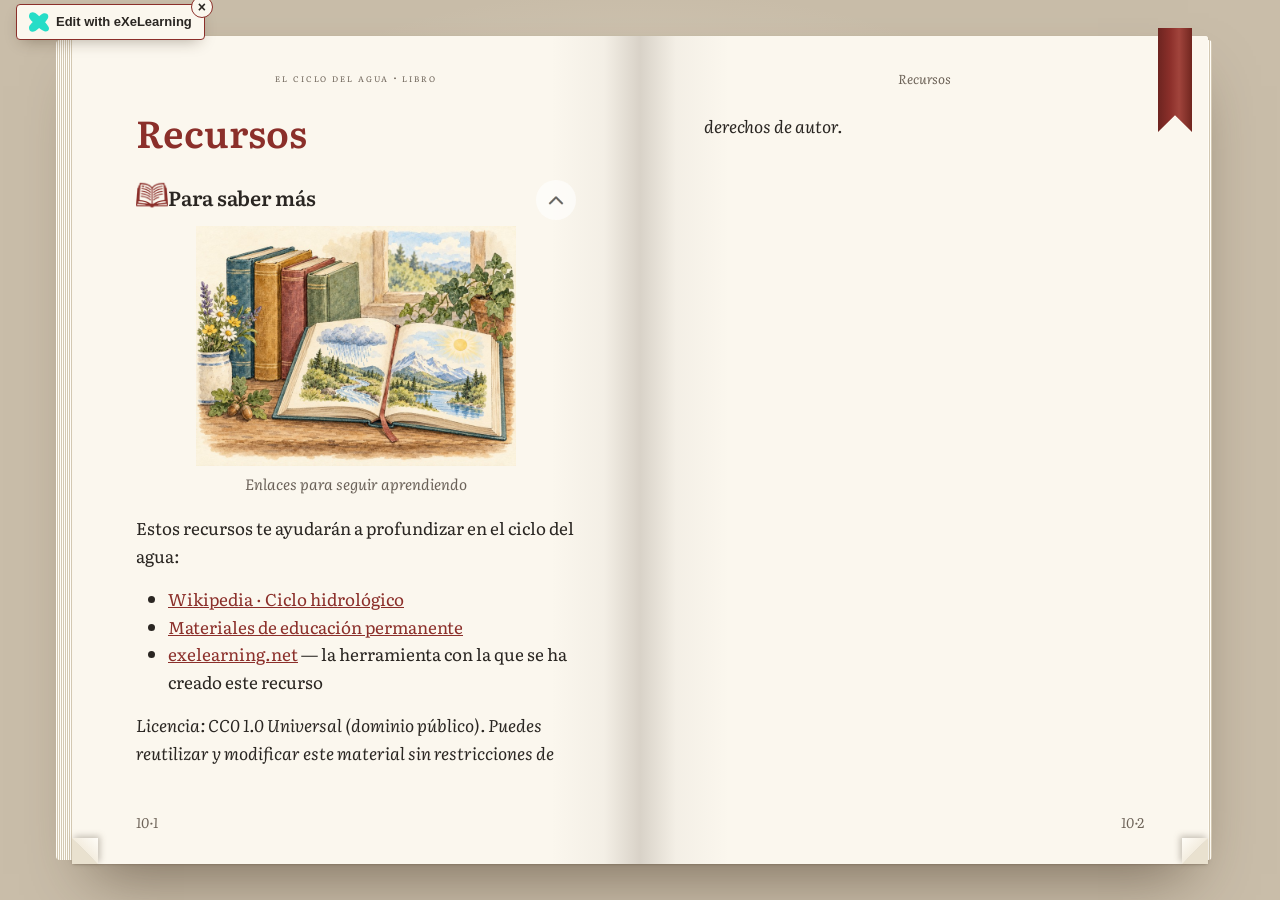
<file: html/recursos.html>
<!DOCTYPE html>
<html lang="es" id="exe-page-mollw3je-eff1xcrd0">
<head>
<meta charset="utf-8">
<meta name="generator" content="eXeLearning">
<meta name="viewport" content="width=device-width, initial-scale=1">
<link rel="license" type="text/html" href="https://creativecommons.org/publicdomain/zero/1.0/">
<title>Recursos | El ciclo del agua · Libro</title>
<link rel="icon" type="image/x-icon" href="../libs/favicon.ico">
<meta name="description" content="Recurso educativo de ejemplo sobre el ciclo del agua, presentado con el estilo Libro.">
<script>document.querySelector("html").classList.add("js");</script><script src="../libs/jquery/jquery.min.js"> </script><script src="../libs/common_i18n.js"> </script><script src="../libs/common.js"> </script><script src="../libs/exe_export.js"> </script><script src="../search_index.js"> </script><script src="../libs/bootstrap/bootstrap.bundle.min.js"> </script><link rel="stylesheet" href="../libs/bootstrap/bootstrap.min.css">
<script src="../idevices/text/text.js"></script><link rel="stylesheet" href="../idevices/text/text.css">
<link rel="stylesheet" href="../content/css/base.css"><script src="../theme/style.js"> </script><link rel="stylesheet" href="../theme/style.css">
<script src="../edit-in-exelearning.js" defer></script>
</head>
<body class="exe-export exe-web-site">
<script>document.body.className+=" js"</script>
<div class="exe-content exe-export pre-js siteNav-hidden"><a href="#page-mollw3je-eff1xcrd0" id="skipNav">Saltar al contenido</a> <nav id="siteNav">
<ul>
<li> <a href="../index.html" class="main-node no-ch">Inicio</a>
</li>
<li> <a href="../html/el-ciclo-del-agua.html" class="daddy">El ciclo del agua</a>
<ul class="other-section">
<li> <a href="../html/evaporacion.html" class="no-ch">Evaporación</a>
</li>
<li> <a href="../html/condensacion.html" class="no-ch">Condensación</a>
</li>
<li> <a href="../html/precipitacion.html" class="no-ch">Precipitación</a>
</li>
<li> <a href="../html/recogida.html" class="no-ch">Recogida</a>
</li>
</ul>
</li>
<li> <a href="../html/actividades.html" class="daddy">Actividades</a>
<ul class="other-section">
<li> <a href="../html/ordena-las-fases.html" class="no-ch">Ordena las fases</a>
</li>
<li> <a href="../html/verdadero-o-falso.html" class="no-ch">¿Verdadero o falso?</a>
</li>
</ul>
</li>
<li class="active"> <a href="../html/recursos.html" class="active no-ch">Recursos</a>
</li>
<li> <a href="../html/creditos-y-descargas.html" class="no-ch">Créditos y descargas</a>
</li>
</ul>
</nav><main id="page-mollw3je-eff1xcrd0" class="page"> <div id="exe-client-search" data-block-order-string="Caja %e" data-no-results-string="Sin resultados.">
</div>
<header class="main-header"> <p class="page-counter"> <span class="page-counter-label">Página </span><span class="page-counter-content"> <strong class="page-counter-current-page">10</strong><span class="page-counter-sep">/</span><strong class="page-counter-total">11</strong></span></p>

<div class="package-header"><p class="package-title">El ciclo del agua · Libro</p></div>
<div class="page-header"><h1 class="page-title">Recursos</h1></div>
</header><div id="page-content-page-mollw3je-eff1xcrd0" class="page-content">
<article id="SP00000035" class="box">
<header class="box-head">
<div class="box-icon exe-icon">
<img src="../theme/icons/book.png" alt="" style="display:block;object-fit:contain;">
</div>
<h1 class="box-title">Para saber más</h1>
<button class="box-toggle box-toggle-on" title="Toggle content">
<span>Toggle content</span>
</button></header>
<div class="box-content">
<div id="SP00000036" class="idevice_node text" data-idevice-path="../idevices/text/" data-idevice-type="text" data-idevice-component-type="json" data-idevice-json-data="{&quot;ideviceId&quot;:&quot;SP00000036&quot;}">
<div class="exe-text-template"><div class="textIdeviceContent"><div class="exe-text-activity"><div><figure style="text-align:center;margin:10px 0 18px;"><img src="../content/resources/SP00000036/10-recursos.jpg" alt="Enlaces para seguir aprendiendo" style="max-width:320px;width:100%;height:auto;" /><figcaption style="font-style:italic;font-size:15px;color:#6b6259;margin-top:6px;">Enlaces para seguir aprendiendo</figcaption></figure><p>Estos recursos te ayudarán a profundizar en el ciclo del agua:</p>
        <ul>
          <li><a href="https://es.wikipedia.org/wiki/Ciclo_hidrol%C3%B3gico" target="_blank" rel="noopener">Wikipedia · Ciclo hidrológico</a></li>
          <li><a href="https://www.juntadeandalucia.es/educacion/permanente/materiales/" target="_blank" rel="noopener">Materiales de educación permanente</a></li>
          <li><a href="https://exelearning.net/" target="_blank" rel="noopener">exelearning.net</a> — la herramienta con la que se ha creado este recurso</li>
        </ul>
        <p><em>Licencia: CC0 1.0 Universal (dominio público). Puedes reutilizar y modificar este material sin restricciones de derechos de autor.</em></p><p class="clearfix"> </p></div></div></div></div>
</div>
</div>
</article>
</div></main><div class="nav-buttons">
<a href="../html/verdadero-o-falso.html" title="Anterior" class="nav-button nav-button-left"><span>Anterior</span></a>
<a href="../html/creditos-y-descargas.html" title="Siguiente" class="nav-button nav-button-right"><span>Siguiente</span></a>
</div>
<footer id="siteFooter"><div id="siteFooterContent"> <div id="packageLicense" class="cc cc-0"> <p> <span class="license-label">Licencia: </span><a href="https://creativecommons.org/publicdomain/zero/1.0/" class="license">Creative Commons: CC0 1.0 Universal (dominio público)</a></p>
</div>
</div></footer>
</div>
<p id="made-with-eXe"> <a href="https://exelearning.net/" target="_blank" rel="noopener"> <span>Creado con eXeLearning <span>(Ventana nueva)</span></span></a></p>
</body>
</html>
</file>
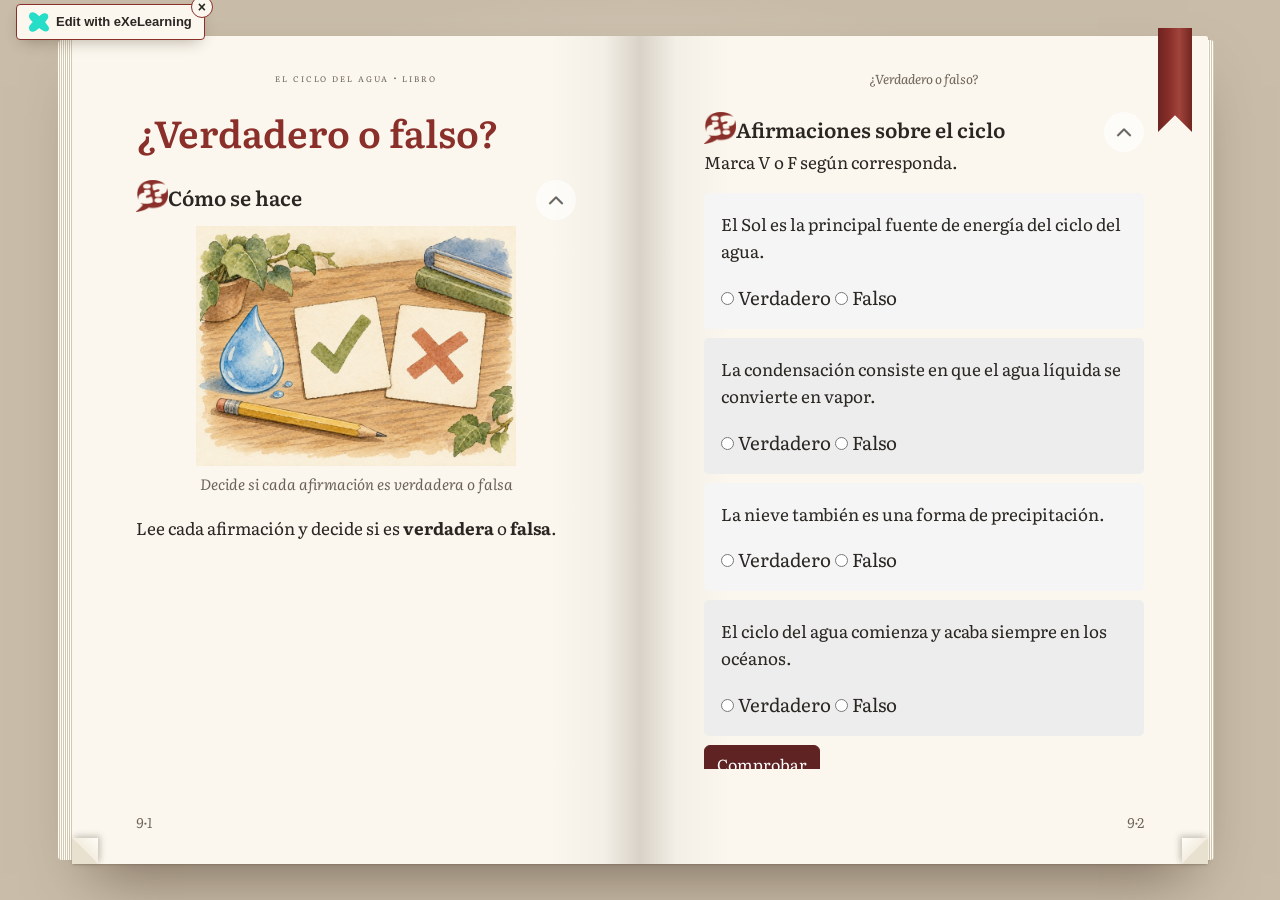
<file: html/verdadero-o-falso.html>
<!DOCTYPE html>
<html lang="es" id="exe-page-mollw3jd-vri7nuwu5">
<head>
<meta charset="utf-8">
<meta name="generator" content="eXeLearning">
<meta name="viewport" content="width=device-width, initial-scale=1">
<link rel="license" type="text/html" href="https://creativecommons.org/publicdomain/zero/1.0/">
<title>¿Verdadero o falso? | El ciclo del agua · Libro</title>
<link rel="icon" type="image/x-icon" href="../libs/favicon.ico">
<meta name="description" content="Recurso educativo de ejemplo sobre el ciclo del agua, presentado con el estilo Libro.">
<script>document.querySelector("html").classList.add("js");</script><script src="../libs/jquery/jquery.min.js"> </script><script src="../libs/common_i18n.js"> </script><script src="../libs/common.js"> </script><script src="../libs/exe_export.js"> </script><script src="../search_index.js"> </script><script src="../libs/bootstrap/bootstrap.bundle.min.js"> </script><link rel="stylesheet" href="../libs/bootstrap/bootstrap.min.css">
<script src="../idevices/text/text.js"></script><link rel="stylesheet" href="../idevices/text/text.css">
<script src="../idevices/trueorfalse/trueorfalse.js"></script><link rel="stylesheet" href="../idevices/trueorfalse/trueorfalse.css">
<link rel="stylesheet" href="../content/css/base.css"><script src="../theme/style.js"> </script><link rel="stylesheet" href="../theme/style.css">
<script src="../edit-in-exelearning.js" defer></script>
</head>
<body class="exe-export exe-web-site">
<script>document.body.className+=" js"</script>
<div class="exe-content exe-export pre-js siteNav-hidden"><a href="#page-mollw3jd-vri7nuwu5" id="skipNav">Saltar al contenido</a> <nav id="siteNav">
<ul>
<li> <a href="../index.html" class="main-node no-ch">Inicio</a>
</li>
<li> <a href="../html/el-ciclo-del-agua.html" class="daddy">El ciclo del agua</a>
<ul class="other-section">
<li> <a href="../html/evaporacion.html" class="no-ch">Evaporación</a>
</li>
<li> <a href="../html/condensacion.html" class="no-ch">Condensación</a>
</li>
<li> <a href="../html/precipitacion.html" class="no-ch">Precipitación</a>
</li>
<li> <a href="../html/recogida.html" class="no-ch">Recogida</a>
</li>
</ul>
</li>
<li class="current-page-parent"> <a href="../html/actividades.html" class="daddy">Actividades</a>
<ul class="other-section">
<li> <a href="../html/ordena-las-fases.html" class="no-ch">Ordena las fases</a>
</li>
<li class="active"> <a href="../html/verdadero-o-falso.html" class="active no-ch">¿Verdadero o falso?</a>
</li>
</ul>
</li>
<li> <a href="../html/recursos.html" class="no-ch">Recursos</a>
</li>
<li> <a href="../html/creditos-y-descargas.html" class="no-ch">Créditos y descargas</a>
</li>
</ul>
</nav><main id="page-mollw3jd-vri7nuwu5" class="page"> <div id="exe-client-search" data-block-order-string="Caja %e" data-no-results-string="Sin resultados.">
</div>
<header class="main-header"> <p class="page-counter"> <span class="page-counter-label">Página </span><span class="page-counter-content"> <strong class="page-counter-current-page">9</strong><span class="page-counter-sep">/</span><strong class="page-counter-total">11</strong></span></p>

<div class="package-header"><p class="package-title">El ciclo del agua · Libro</p></div>
<div class="page-header"><h1 class="page-title">¿Verdadero o falso?</h1></div>
</header><div id="page-content-page-mollw3jd-vri7nuwu5" class="page-content">
<article id="SP00000030" class="box">
<header class="box-head">
<div class="box-icon exe-icon">
<img src="../theme/icons/ask.png" alt="" style="display:block;object-fit:contain;">
</div>
<h1 class="box-title">Cómo se hace</h1>
<button class="box-toggle box-toggle-on" title="Toggle content">
<span>Toggle content</span>
</button></header>
<div class="box-content">
<div id="SP00000031" class="idevice_node text" data-idevice-path="../idevices/text/" data-idevice-type="text" data-idevice-component-type="json" data-idevice-json-data="{&quot;ideviceId&quot;:&quot;SP00000031&quot;}">
<div class="exe-text-template"><div class="textIdeviceContent"><div class="exe-text-activity"><div><figure style="text-align:center;margin:10px 0 18px;"><img src="../content/resources/SP00000031/09-verdadero-o-falso.jpg" alt="Decide si cada afirmación es verdadera o falsa" style="max-width:320px;width:100%;height:auto;" /><figcaption style="font-style:italic;font-size:15px;color:#6b6259;margin-top:6px;">Decide si cada afirmación es verdadera o falsa</figcaption></figure><p>Lee cada afirmación y decide si es <strong>verdadera</strong> o <strong>falsa</strong>.</p><p class="clearfix"> </p></div></div></div></div>
</div>
</div>
</article><article id="SP00000032" class="box">
<header class="box-head">
<div class="box-icon exe-icon">
<img src="../theme/icons/ask.png" alt="" style="display:block;object-fit:contain;">
</div>
<h1 class="box-title">Afirmaciones sobre el ciclo</h1>
<button class="box-toggle box-toggle-on" title="Toggle content">
<span>Toggle content</span>
</button></header>
<div class="box-content">
<div id="SP00000033" class="idevice_node trueorfalse" data-idevice-path="../idevices/trueorfalse/" data-idevice-type="trueorfalse" data-idevice-component-type="json" data-idevice-json-data="{&quot;ideviceId&quot;:&quot;SP00000033&quot;,&quot;isScorm&quot;:0,&quot;evaluation&quot;:false,&quot;isTest&quot;:true,&quot;time&quot;:0,&quot;typeGame&quot;:&quot;TrueOrFalse&quot;,&quot;eXeGameInstructions&quot;:&quot;&lt;p&gt;Marca V o F según corresponda.&lt;/p&gt;&quot;,&quot;eXeIdeviceTextAfter&quot;:&quot;&quot;,&quot;showSlider&quot;:false,&quot;questionsGame&quot;:[{&quot;question&quot;:&quot;El Sol es la principal fuente de energía del ciclo del agua.&quot;,&quot;feedback&quot;:&quot;Correcto. Sin el Sol no habría evaporación.&quot;,&quot;suggestion&quot;:&quot;&quot;,&quot;solution&quot;:1},{&quot;question&quot;:&quot;La condensación consiste en que el agua líquida se convierte en vapor.&quot;,&quot;feedback&quot;:&quot;Falso. Eso es la evaporación. La condensación es el paso contrario.&quot;,&quot;suggestion&quot;:&quot;&quot;,&quot;solution&quot;:0},{&quot;question&quot;:&quot;La nieve también es una forma de precipitación.&quot;,&quot;feedback&quot;:&quot;Correcto. Lluvia, granizo y nieve son precipitaciones.&quot;,&quot;suggestion&quot;:&quot;&quot;,&quot;solution&quot;:1},{&quot;question&quot;:&quot;El ciclo del agua comienza y acaba siempre en los océanos.&quot;,&quot;feedback&quot;:&quot;No del todo: es un ciclo continuo sin principio ni fin claros.&quot;,&quot;suggestion&quot;:&quot;&quot;,&quot;solution&quot;:0}],&quot;msgs&quot;:{&quot;msgNoImage&quot;:&quot;Pregunta sin imagen&quot;,&quot;msgFeedback&quot;:&quot;Retroalimentación&quot;,&quot;msgSuggestion&quot;:&quot;Pista&quot;,&quot;msgSolution&quot;:&quot;Solución&quot;,&quot;msgQuestion&quot;:&quot;Pregunta&quot;,&quot;msgTrue&quot;:&quot;Verdadero&quot;,&quot;msgFalse&quot;:&quot;Falso&quot;,&quot;msgOk&quot;:&quot;Correcto&quot;,&quot;msgKO&quot;:&quot;Incorrecto&quot;,&quot;msgShow&quot;:&quot;Mostrar&quot;,&quot;msgHide&quot;:&quot;Ocultar&quot;,&quot;msgReboot&quot;:&quot;¡Inténtalo de nuevo!&quot;,&quot;msgCheck&quot;:&quot;Comprobar&quot;,&quot;msgStartGame&quot;:&quot;Haz clic aquí para comenzar&quot;,&quot;msgYouScore&quot;:&quot;Tu puntuación&quot;,&quot;textButtonScorm&quot;:&quot;Guardar puntuación&quot;,&quot;msgNext&quot;:&quot;Siguiente&quot;,&quot;msgPrevious&quot;:&quot;Anterior&quot;,&quot;msgTime&quot;:&quot;Tiempo por pregunta&quot;}}" data-idevice-template="trueorfalse.html">
<div class="exe-tof-template" id="tfSP00000033"><div class="exe-tof-instructions"><p>Marca V o F según corresponda.</p></div><div class="exe-tof-question"><p>El Sol es la principal fuente de energía del ciclo del agua.</p></div><div class="exe-tof-question"><p>La condensación consiste en que el agua líquida se convierte en vapor.</p></div><div class="exe-tof-question"><p>La nieve también es una forma de precipitación.</p></div><div class="exe-tof-question"><p>El ciclo del agua comienza y acaba siempre en los océanos.</p></div></div>
</div>
</div>
</article>
</div></main><div class="nav-buttons">
<a href="../html/ordena-las-fases.html" title="Anterior" class="nav-button nav-button-left"><span>Anterior</span></a>
<a href="../html/recursos.html" title="Siguiente" class="nav-button nav-button-right"><span>Siguiente</span></a>
</div>
<footer id="siteFooter"><div id="siteFooterContent"> <div id="packageLicense" class="cc cc-0"> <p> <span class="license-label">Licencia: </span><a href="https://creativecommons.org/publicdomain/zero/1.0/" class="license">Creative Commons: CC0 1.0 Universal (dominio público)</a></p>
</div>
</div></footer>
</div>
<p id="made-with-eXe"> <a href="https://exelearning.net/" target="_blank" rel="noopener"> <span>Creado con eXeLearning <span>(Ventana nueva)</span></span></a></p>
</body>
</html>
</file>
<file: idevices/text/text.css>
/* Text iDevice (export CSS) */
.exe-text-activity > div {
    display: flow-root;
}

.exe-text-activity div.inline {
    display: flex;
}

.exe-text-activity div.inline dt {
    margin: 0 0 0 auto;
}

.exe-text-activity div.inline dd {
    margin-left: 10px;
}

.idevice_node.text .iDevice_buttons.feedback-button {
    margin-bottom: 1em;
}
</file>
<file: content/css/base.css>
.exe-content{
  background: #fff;
}

.exe-content .page-title{
  font-size: 1.45em;
}

.exe-content .box{
  margin-top: 20px;
  border: 1px solid #dbdbdb;
}

.exe-content .box-head {
  border-bottom: 1px solid #dbdbdb;
}

.exe-export .no-header .box-head {
  border-bottom: 0;
}

.exe-content .box-head .box-title {
  margin: 0;
  font-size: 1.2em;
}

.exe-content .exe-material-icon {
  display: block;
  width: 40px;
  height: 40px;
  background-color: currentColor;
  -webkit-mask-image: var(--exe-material-icon-url);
  mask-image: var(--exe-material-icon-url);
  -webkit-mask-repeat: no-repeat;
  mask-repeat: no-repeat;
  -webkit-mask-position: center;
  mask-position: center;
  -webkit-mask-size: contain;
  mask-size: contain;
  /* 20px live area on a 24px grid: scale 24/20 so the ink matches the Style icons.
     Kept in step with the editor rule in assets/styles/layout/_execontent.scss. */
  transform: scale(1.2);
}

.exe-content a{
  color: #5a7f0c;
}

.exe-content a:hover,
.exe-content a:focus{
  color: #71a300;
}

.exe-content h2{
  font-size: 1.45em;
}
.exe-content h3{
  font-size: 1.35em;
}
.exe-content h4{
  font-size: 1.25em;
}
.exe-content h5{
  font-size: 1.15em;
}

.exe-content a {
    text-decoration: none
}

.exe-content a:hover,
.exe-content a:focus {
    text-decoration: underline
}

/* Underlined links */
.box-content a {
    text-decoration: underline;
}
.box-content a:hover {
    text-decoration: none;
}
.box-content a:focus {
    text-decoration: underline;
}

@media print {
    .external-iframe-src {
        display: block !important;
        margin: 2em 0;
        font-size: .95em;
        text-align: center
    }

    #made-with-eXe {
        display: none
    }
}

.external-iframe {
    border: 0
}

.pre-code {
    background: #112C4A;
    color: #E7ECF1;
    font-family: Monaco, Courier, monospace;
    border-radius: 9px;
    font-size: 12px;
    margin: 2em 1em;
    overflow: auto;
    padding: 20px
}

.highlighted-code {
    margin: 2em 1em;
}

.exe-dl {
    margin-bottom: 2em;
    margin-left: 1.5em
}

.exe-dl dt {
    font-weight: bold
}

.exe-dl dd {
    margin: 1em 1.5em
}

.js .exe-dl dt {
    margin: 1.2em 0 0 0
}

.exe-dl dt a {
    text-decoration: underline
}

.exe-dl .icon {
    font-family: Arial, sans-serif;
    display: block;
    width: 20px;
    height: 20px;
    font-size: 16px;
    margin-right: 1em;
    line-height: 20px;
    text-align: center;
    float: left;
    border-radius: 2px;
    position: relative
}

@media all and (min-width: 1px) {
    .exe-dl dt a {
        align-items: center;
        display: flex;
        text-decoration: none
    }

    .exe-dl .icon {
        height: 18px;
        line-height: 18px;
        width: 18px;
        padding: 1px;
        font: 18px monospace;
        font-weight: bold;
        display: flex;
        justify-content: center;
        align-items: center
    }
}

.exe-dl-toggler {
    height: 20px;
    margin: 1.5em
}

.exe-dl-toggler a {
    margin-left: 0;
    font-weight: bold
}

.js .exe-dl dd {
    display: none;
    padding-left: 0;
    margin: 1em 1em 1em 37px
}

/* Math */
.exe-math {
    display: block;
    margin: 2em 0
}

.exe-math,
.MathJax_Display {
    text-align: left !important
}

.exe-math.position-center,
.position-center .MathJax_Display,
[style*="text-align: center"] .MathJax_Display {
    text-align: center !important
}

.exe-math.position-right,
.position-right .MathJax_Display,
[style*="text-align: right"] .MathJax_Display {
    text-align: right !important
}

.js .show-image .exe-math-code,
.js .show-code .exe-math-img {
    display: none
}

.exe-math-links {
    font-size: .85em
}

.exe-math-inline {
    display: inline;
    margin: 0 .1em !important
}

/* TinyMCE: Images and media */
.exe-figure {
    margin: 2em 0;
    max-width: 100%
}

.position-center {
    margin: 2em auto
}

.position-right {
    margin: 2em 0 2em auto
}

.float-left {
    float: left;
    margin: .5em 1.5em 1em 0
}

.float-right {
    float: right;
    margin: .5em 0 1em 2em
}

.figcaption {
    padding-top: .2em
}

.figcaption.header {
    padding-top: 0;
    padding-bottom: .2em
}

/* TinyMCE templates */
.exe-layout-2-cols,
.exe-layout-3-cols {
    width: 100%
}

.exe-col{
    box-sizing: content-box;
}

.exe-layout-2-cols .exe-col {
    float: left;
    width: 49%
}

.exe-layout-2-cols .exe-col-1 {
    padding-right: 1%
}

.exe-layout-2-cols .exe-col-2 {
    padding-left: 1%
}

.exe-layout-2-30-70 .exe-col {
    width: 69%
}

.exe-layout-2-30-70 .exe-col-1 {
    width: 29%
}

.exe-layout-2-70-30 .exe-col {
    width: 29%
}

.exe-layout-2-70-30 .exe-col-1 {
    width: 69%
}

.exe-layout-3-cols .exe-col {
    float: left;
    width: 32%
}

.exe-layout-3-cols .exe-col-1,
.exe-layout-3-cols .exe-col-2 {
    padding-right: 2%
}

pre.mermaid {
    margin: 1.5em 0;
    text-align: center;
    width: 100%;
    min-width: 200px;
}

/* Blocks */
.exe-block-warning {
    background: #FCF8E3;
    color: #796034;
    border: 1px solid #FAEBCC;
    padding: 0 1em;
    border-radius: 4px
}

p.exe-block-warning {
    padding: 1em
}

.exe-block-alert {
    background: #ffc;
    color: #855000;
    border: 1px solid #FFF099;
    padding: 0 1em;
    border-radius: 4px
}

p.exe-block-alert {
    padding: 1em
}

.exe-block-danger {
    background: #FEF0EF;
    color: #973C3B;
    border: 1px solid #F3DADD;
    padding: 0 1em;
    border-radius: 4px
}

p.exe-block-danger {
    padding: 1em
}

.exe-block-info {
    background: #E1F1F9;
    color: #2B627D;
    border: 1px solid #C9EDF4;
    padding: 0 1em;
    border-radius: 4px
}

p.exe-block-info {
    padding: 1em
}

.exe-block-success {
    background: #E5F3E0;
    color: #336634;
    border: 1px solid #DEEDD1;
    padding: 0 1em;
    border-radius: 4px
}

p.exe-block-success {
    padding: 1em
}

.exe-content .exe-block-warning a,
.exe-content .exe-block-warning a:hover,
.exe-content .exe-block-warning a:focus {
    color: #4F360A
}

.exe-content .exe-block-alert a,
.exe-content .exe-block-alert a:hover,
.exe-content .exe-block-alert a:focus {
    color: #5B2600
}

.exe-content .exe-block-danger a,
.exe-content .exe-block-danger a:hover,
.exe-content .exe-block-danger a:focus {
    color: #6D1211
}

.exe-content .exe-block-info a,
.exe-content .exe-block-info a:hover,
.exe-content .exe-block-info a:focus {
    color: #063853
}

.exe-content .exe-block-success a,
.exe-content .exe-block-success a:hover,
.exe-content .exe-block-success a:focus {
    color: #093C0A
}

div.exe-block-warning,
div.exe-block-alert,
div.exe-block-danger,
div.exe-block-info,
div.exe-block-success {
    margin: 1em 0
}

/* RTL support */
body [dir='rtl'] {
    text-align: start
}

/* Autoclear */
.exe-content .idevice_body,
.exe-clear {
    overflow: auto
}

/* JavaScript on/offf */
.js-hidden {
    display: none;
}

.exe-hidden,
.js-required,
.js .js-hidden,
.exe-mindmap-code {
    display: none
}

.js .js-required {
    display: block
}

.box-toggle {
    display: none;
}

.js .box-toggle {
    display: inline-block;
}

.sr-av,
.js .js-sr-av,
.exe-hidden-accessible,
.js .exe-tooltip-text {
    position: absolute;
    overflow: hidden;
    clip: rect(0 0 0 0);
    clip: rect(0, 0, 0, 0);
    height: 0
}

/* Tables */
.exe-table {
    margin: 2em auto;
    max-width: 100%;
    border: 1px solid #CCC;
    border-collapse: collapse;
    border-spacing: 0
}

.exe-table tr {
    background: #fff
}

.exe-table caption {
    padding: .5em 0;
    text-align: center;
    font-style: italic;
    caption-side: top;
}

.exe-table td,
.exe-table th {
    border: 1px solid #CCC;
    margin: 0;
    padding: 0.5em 1em
}

.exe-table thead {
    background: #ddd;
    color: #000;
    text-align: left
}

.exe-table tr:nth-child(2n-1) td,
.exe-table tbody tr:nth-child(2n-1) th {
    background: #F4F4F4
}

.exe-table tbody tr:nth-child(2n) th {
    background: #F4F4F4
}

.exe-table tbody tr:nth-child(2n-1) th {
    background: #E4E4E4
}

.exe-table thead+tbody tr:nth-child(2n) th {
    background: #fff
}

.exe-table thead+tbody tr:nth-child(2n-1) th {
    background: #F4F4F4
}

.exe-table-minimalist {
    margin: 2em auto;
    border-collapse: collapse
}

.exe-table-minimalist tr {
    background: #fff
}

.exe-table-minimalist thead th {
    color: #000;
    padding: .6em 1.5em .6em .8em;
    border-bottom: 2px solid #CCC;
    text-align: left
}

.exe-table-minimalist td,
.exe-table-minimalist tbody th {
    border-bottom: 1px solid #ccc;
    color: #555;
    padding: .5em 1.5em .5em .8em
}

.exe-table-minimalist tbody tr:hover td,
.exe-table-minimalist tbody tr:hover th {
    color: #222
}

.exe-table-minimalist tr:nth-child(2n-1) td,
.exe-table-minimalist tbody tr:nth-child(2n-1) th {
    background: #F9F9F9
}

.exe-table-minimalist caption {
    text-align: center;
    font-style: italic;
    border-bottom: 2px solid #CCC;
    padding: .6em 0
}

/* Responsive tables */
.exe-table-responsive {
    display: block;
    overflow-x: auto;
    border: none
}

.exe-table-responsive,
.exe-table-responsive th,
.exe-table-responsive tr,
.exe-table-responsive td {
    width: auto !important
}

/* Tooltips */
body .qtip {
    font-size: .85em;
    line-height: 1.5em
}

.qtip .exe-tooltip-text {
    position: relative;
    overflow: auto;
    clip: auto;
    height: auto
}

/* Structured lists */
ol.auto-numbered {
    counter-reset: item
}

.auto-numbered ol {
    counter-reset: item
}

.auto-numbered li {
    display: block
}

.auto-numbered li:before {
    content: counters(item, ".") ".- ";
    counter-increment: item
}

/* Blockquote + Cite */
.exe-quote-cite cite {
    display: block;
    text-align: right;
    margin-top: -.5em
}

/* File information */
.exe-link-data {
    font-size: .8em;
    margin: 0 .2em
}

.exe-link-data abbr {
    cursor: help
}

/* Quote With Authorship */
.styled-qc {
    font-family: Georgia, serif;
    font-style: italic;
    margin: 1.5em 2.5em;
    padding: 0.25em 3.5em;
    position: relative
}

.styled-qc:before {
    display: block;
    content: "\201C";
    font-size: 5em;
    position: absolute;
    left: 0;
    top: -20px
}

/* Responsive design */
iframe,
object,
embed {
    max-width: 100%
}

img,
video {
    max-width: 100%;
    height: auto
}

@media all and (max-width: 992px) {
    .exe-layout-3-cols .exe-col {
        float: none;
        width: 100%;
        padding: 0
    }

    .exe-layout-3-cols .exe-col .exe-figure {
        margin: 2em auto
    }
}

@media all and (max-width: 780px) {
    .styled-qc {
        margin: 1.5em .5em
    }

    .exe-layout-2-cols .exe-col {
        float: none;
        width: 100%;
        padding: 0
    }

    .exe-layout-2-cols .exe-col .exe-figure {
        margin: 2em auto
    }
}

/* Made with eXeLearning */
#made-with-eXe {
    margin: 0;
    position: fixed;
    bottom: 0;
    right: 0
}

#made-with-eXe a {
    text-decoration: none;
    box-shadow: rgba(0, 0, 0, 0.35) 0px 5px 15px;
    border-top-left-radius: 4px;
    color: #222;
    font-size: 11px;
    font-family: Arial, sans-serif;
    line-height: 35px;
    width: 35px;
    height: 35px;
    background: #fff url(../img/exe_powered_logo.png) no-repeat 3px 50%;
    display: block;
    background-size: auto 20px;
    text-decoration: none;
    transition: .5s;
    opacity: .8
}

#made-with-eXe span {
    padding-left: 35px;
    padding-right: 5px
}

#made-with-eXe span span {
    position: absolute;
    overflow: hidden;
    clip: rect(0 0 0 0);
    clip: rect(0, 0, 0, 0);
    height: 0
}

#made-with-eXe a:hover {
    width: auto;
    padding: 0 5px;
    background-position: 5px 50%;
    opacity: 1
}

/* Search bar */
#exe-client-search-reset {
    display: none;
}
#exe-client-search-reset.visible {
    display: inline;
}
.exe-client-search-result{
    padding:0;
    background-color: #FFF3A0;
    color: #1A1A1A;
}

/* Box toggler */
.exe-export article.minimized .box-content{
    display: none;
}

/* BOX no visible */
.exe-export article.novisible.box{
    display: none  !important;
}

/* iDevice no visible */
.exe-export article.box .idevice_node.novisible{
    display: none  !important;
}

/* Teacher mode */
html:not(.mode-teacher) .js .teacher-only {
    display: none !important;
}

/* ========================================
   Architecture v3.1 - Common Theme Overrides
   ========================================
   These rules support the new HTML structure and
   load BEFORE theme-specific styles.
   ======================================== */

/* Navigation: Hide nested sections by default, show active paths */
#siteNav .other-section {
    display: none;
}
#siteNav li.active > .other-section,
#siteNav li.current-page-parent > .other-section {
    display: block;
}

/* Site footer extra section */
#siteFooterExtra {
    margin-bottom: 2em;
    color: #555;
    font-size: 0.95em;
}

/* Footer with neither license nor "Page footer" content: themes give #siteFooter
   a background and border, so an empty one shows as a stray bar. Hidden here so
   every theme (including custom ones) gets it, and so a theme that wants to keep
   showing it can opt out by overriding display. */
#siteFooter.siteFooter-empty {
    display: none;
}

/* Skip navigation link */
#skipNav {
    position: fixed;
    top: -50px;
    left: 50%;
    transform: translateX(-50%);
    background-color: #000;
    color: #fff;
    text-align: center;
    font-weight: bold;
    font-size: 0.95em;
    text-decoration: underline;
    padding: 0.5em 1em;
    z-index: 1000;
    display: inline-block;
    box-shadow: 0 2px 5px rgba(0,0,0,0.3);
    outline: 3px solid #fff;
    outline-offset: -3px;
    transition: top 0.3s ease, opacity 0.3s ease;
}

#skipNav:focus {
    top: 5px;
}

/* Print styles for header elements */
@media print {
    body #header,
    body #emptyHeader,
    body #nodeDecoration {
        height: auto !important;
        min-height: 0;
        border: none;
        padding: 0;
    }
    body #headerContent {
        padding-top: 40px;
    }
}
</file>
<file: theme/style.css>
/*!
 * Libro (Book) — eXeLearning style
 * The resource is read as an open book on a desk: each page of eXeLearning is cut
 * into book pages (two at a time on wide screens, one on phones), the page corners
 * turn the page and a ribbon bookmark opens the table of contents. Without
 * JavaScript, or when printing, it is a normal scrolling page.
 *
 * Based on the eXeLearning "Default" style by Ignacio Gros (exelearning.net).
 * Licensed under Creative Commons Attribution-ShareAlike 4.0 (CC BY-SA).
 */

body.exe-export {
    padding: 1em 0;
}

body.exe-web-site {
    padding: 0;
}

.exe-content a {
    color: #8a3324;
}

.exe-content a:hover,
.exe-content a:focus {
    color: #5f2318;
}

/* The current page is a filled chip, so it keeps the colour of the effects */
.exe-content .fx-tabs a,
.exe-content .fx-pagination li:not(.fx-current) a {
    color: #8a3324;
}

.exe-content .fx-tabs a:hover,
.exe-content .fx-tabs a:focus {
    color: #5f2318;
}

#node-content-container.exe-content #node-content {
    padding-top: 20px;
    padding-bottom: 20px;
    max-width: 1280px;
    margin: 0 auto;
    display: block;
}

.exe-content {
    color: #333;
    background-color: #fff;
}

.js .exe-export .exe-content {
    min-height: 100vh;
}

/* iframe */
.js .in-iframe .exe-content {
    min-height: 0;
}

.exe-content .package-title {
    font-size: 1.25rem;
    font-weight: 300;
    margin-bottom: .4em;
    line-height: 1.2em;
}

.exe-content .page-title {
    color: #7a2e2e;
    font-size: 1.7rem;
    text-align: left;
}

.exe-single-page .package-header .package-title {
    color: #333;
    font-size: 1.25rem;
    font-weight: 300;
    text-align: left;
    margin-bottom: 2em;
}

.exe-single-page .package-node {
    margin-bottom: 3.5em;
}

.exe-single-page .package-subtitle {
    top: -2.1em;
}

.exe-single-page main.page>section {
    min-height: 4em;
}

.exe-content .box {
    margin: 20px 0;
    border: none;
    background-color: #fff;
}

.exe-web-site .exe-content .box {
    margin: 40px 0;
}

.exe-content .box-head {
    border-bottom: 0;
}

#node-content-container .box-content {
    background: #fcfcfc;
    border: 1px solid #ececec;
    padding: 10px;
    border-radius: 8px;
}
article.box.idevice-element-in-content[mode="export"] .idevice_node {
    background: none;
}

#node-content-container.exe-content .box.hidden-idevices {
    border-style: solid;
}

.exe-content .box header {
    min-height: 60px;
}

.exe-content .box-title {
    color: #4a1c1c;
    font-size: 1.5rem;
}

/* General icons (Material Symbols) */
.exe-content {
    --exe-icon-color: #8b2f2a;
}

.exe-content .box-head .box-icon {
    color: var(--exe-icon-color);
}

.exe-content .box-head .exe-icon {
    float: left;
}
.nav-buttons .nav-button,
button.toggler {
    position: fixed;
    top: 10px;
    left: 15px;
    display: block;
    width: 40px;
    height: 40px;
    background: #7a2e2e url(img/icons.png) no-repeat 0 0;
    background-size: auto 40px;
    border-radius: 50%;
    z-index: 999;
    border: 0;
    transition: background-color 0.5s ease;
}

.nav-buttons span.nav-button {
    cursor: not-allowed;
    background-color: #b7b7b7;
}

.nav-buttons .nav-button-left {
    background-position: -80px 0;
}

.nav-buttons .nav-button-right {
    background-position: -120px 0;
}

button#searchBarToggler {
    background-position: -40px 0;
    display: none;
}

.exe-search-on #searchBarToggler {
    display: inline;
}

button#siteNavToggler {
    left: 280px;
}

button#searchBarToggler {
    left: 330px;
}

body.siteNav-off button#siteNavToggler {
    left: 65px;
}

body.siteNav-off button#searchBarToggler {
    left: 115px;
}

.nav-buttons a:hover,
.nav-buttons a:focus,
button.toggler:hover,
button.toggler:focus {
    background-color: #5f2323;
    border-color: #5f2323;
}

.nav-buttons .nav-button span,
.box-toggle span,
#exe-client-search-reset span,
#packageLicense .license-label {
    position: absolute;
    clip: rect(1px 1px 1px 1px);
    /* IE6, IE7 */
    clip: rect(1px, 1px, 1px, 1px);
}

.package-subtitle {
    font-size: .95em;
    color: #666;
    position: relative;
    top: -.15em;
}

.nav-buttons .nav-button-right {
    left: auto;
    right: 15px;
}

/* Box toggler */
.exe-export .box {
    position: relative;
}

.exe-export .box-toggle {
    width: 40px;
    height: 40px;
    background: url(img/icons.png) no-repeat -200px 0;
    background-size: auto 40px;
    border-radius: 50%;
    border: 0;
    position: absolute;
    top: 0;
    right: 0;
    opacity: 0.6;
}

.exe-export .box-head:hover .box-toggle,
.exe-export .box-toggle:focus {
    opacity: 1;
}

.exe-export .no-header .box-toggle {
    top: -10px;
}

.exe-export .minimized .box-toggle {
    background-position: -160px 0;
}

#node-content-container.exe-content .box-head .exe-icon {
    width: 60px;
    height: 60px;
    font-size: 40px;
}

#node-content-container.exe-content .box-head .exe-icon img {
    height: 40px;
}

.exe-export .box-icon img {
    display: block;
    float: left;
    margin-right: 10px;
    width: 40px;
    height: auto;
}

/* General icons (Material Symbols) */
.exe-export .box-icon .exe-material-icon {
    display: block;
    float: left;
    margin-right: 10px;
    width: 40px;
    height: 40px;
    background-color: currentColor;
    -webkit-mask-image: var(--exe-material-icon-url);
    mask-image: var(--exe-material-icon-url);
    -webkit-mask-repeat: no-repeat;
    mask-repeat: no-repeat;
    -webkit-mask-position: center;
    mask-position: center;
    -webkit-mask-size: contain;
    mask-size: contain;
    /* 20px live area on a 24px grid: scale 24/20 so the ink matches the Style icons */
    transform: scale(1.2);
}

.exe-export .box-title {
    padding-top: 5px;
}

.exe-export .box.minimized .box-head {
    border-bottom: 1px solid #ddd;
}

.exe-export .box.no-header.minimized .box-head {
    border-color: #fff;
}

.exe-export .box .box-content {
    background: none;
    border: 0;
    border-top: 1px solid var(--book-paper-edge, #ddd);
    padding: 20px 0;
    border-radius: 8px;
    overflow: auto;
}

.exe-export .box.no-header .box-content {
    background: none;
    border: none;
    padding: 20px 0;
}

/* Search bar */
#exe-client-search {
    display: none;
    margin-bottom: 30px;
}

#exe-client-search-text {
    max-width: 80%;
    max-width: calc(100% - 90px);
    display: inline;
}

#exe-client-search-submit {
    text-indent: -999em;
    background: #7a2e2e url(img/icons.png) no-repeat -41px -1px;
    background-size: auto 40px;
    width: 38px;
    height: 38px;
    border: none;
    border-radius: 4px;
}

#exe-client-search-reset.visible {
    background: url(img/icons.png) no-repeat -242px -1px;
    background-size: auto 40px;
    width: 38px;
    height: 38px;
    display: inline-block;
    vertical-align: middle;
    position: relative;
    top: -3px;
    left: -5px;
    opacity: 0.6;
    border-radius: 4px;
}

#exe-client-search-reset:hover,
#exe-client-search-reset:focus {
    opacity: 1;
}

#exe-client-search-submit:hover,
#exe-client-search-submit:focus {
    background-color: #5f2323;
}

#exe-client-search-results-list ul,
#exe-client-search-results-list li {
    margin: 2em 0;
    padding: 0;
    list-style: none;
}

#exe-client-search-results-list li {
    margin: 0 0 1em 0;
}

#exe-client-search-results-list p {
    margin-top: 2em;
}

/* Licenses */
#packageLicense {
    text-align: left;
    font-size: 0.9em;
    color: #555;
    line-height: 1em;
    margin: 2.5em 0 2em 0;
    border: 1px solid transparent;
    border-radius: 2px;
}

#packageLicense p {
    margin: 0;
}

#packageLicense a {
    color: #666;
    text-transform: capitalize;
    display: inline-block;
    white-space: nowrap;
    text-overflow: ellipsis;
    max-width: 100%;
    overflow: hidden;
    line-height: 15px;
}

#packageLicense a:hover,
#packageLicense a:focus {
    text-decoration: none;
    color: #8a3324;
}

#packageLicense.propietary {
    position: absolute;
    overflow: hidden;
    clip: rect(0, 0, 0, 0);
    height: 0;
}

#packageLicense.cc {
    padding: 0 20px 0 90px;
    background: url(img/licenses.gif) no-repeat 0 0;
}

#packageLicense.cc-by-sa {
    background-position: 0 -100px;
}

#packageLicense.cc-by-nd {
    background-position: 0 -200px;
}

#packageLicense.cc-by-nc {
    background-position: 0 -300px;
}

#packageLicense.cc-by-nc-sa {
    background-position: 0 -400px;
}

#packageLicense.cc-by-nc-nd {
    background-position: 0 -500px;
}

#packageLicense.cc-0 {
    background-position: 0 -600px;
}

/* iDevice buttons */
.exe-content .iDevice_buttons input,
.exe-content .iDevice_buttons button {
    background: #fff;
    color: #555;
    border: 1px solid #949494;
    padding: 4px 10px;
    border-radius: 4px;
    transition: 0.5s ease;
}

.exe-content .iDevice_buttons input:hover,
.exe-content .iDevice_buttons input:focus,
.exe-content .iDevice_buttons button:hover,
.exe-content .iDevice_buttons button:focus {
    box-shadow: 2px 2px 4px #dbdbdb;
    color: #000;
    border-color: #7a7a7a;
}

/* Page counter */
.page-counter {
    display: inline;
    float: right;
    margin: 0 0 0.5em 20px;
    font-size: 0.9em;
    color: #767676;
    font-weight: 300;
}

.page-counter .page-counter-sep {
    margin: 0 0.1em;
}

.exe-web-site .page-counter {
    position: fixed;
    top: 18px;
    right: 70px;
    margin: 0;
    font-size: 0.9em;
    color: #767676;
    padding: 0 8px;
    border-radius: 4px;
    text-align: left;
}

/* Teacher mode */
#teacher-mode-toggler-wrapper {
    float: right;
    margin: 0 0 0 1em;
}

#teacher-mode-toggler.form-check-input {
    font-size: 0.9em;
    margin-right: 0.6em;
}

#teacher-mode-toggler.form-check-input:checked {
    background-color: #7a2e2e;
    border-color: #7a2e2e;
}

label[for="teacher-mode-toggler"] {
    font-size: 0.9em;
    color: #767676;
    position: relative;
    top: -0.2em;
}

/* Bootstrap buttons */
.exe-content .btn-primary {
    background-color: #5f2323;
    border-color: #5f2323;
}

.exe-content .btn-primary:hover,
.exe-content .btn-primary:focus {
    background-color: #6b2828;
    border-color: #6b2828;
}

/* Focus */
.exe-content {
    --exe-fx-focus-color: #4a1c1c;
}

.exe-content a:focus-visible,
#siteNav a:focus-visible,
#packageLicense a:focus-visible,
.nav-buttons .nav-button:focus-visible,
button.toggler:focus-visible,
.exe-export .box-toggle:focus-visible,
#exe-client-search-submit:focus-visible,
#exe-client-search-reset:focus-visible,
.exe-content .iDevice_buttons input:focus-visible,
.exe-content .iDevice_buttons button:focus-visible {
    outline: 2px solid #4a1c1c;
    outline-offset: 2px;
}

@media (prefers-reduced-motion: reduce) {
    #siteNav a,
    .nav-buttons .nav-button,
    button.toggler,
    .exe-content .iDevice_buttons input,
    .exe-content .iDevice_buttons button {
        transition: none;
    }
}


@media print {

    /* Node in new page: section.package-node{page-break-after:always} */
    html body.exe-export {
        background: #fff;
    }

    .exe-content {
        color: #000;
    }

    @page {
        margin: 1.5cm;
    }

    /* Uncomment this to print URL after links:
    a{font-weight:bolder;text-decoration:none!important}
    a[href^=http]:after{content:" <" attr(href) "> "}
    */
    #packageLicense.cc {
        background: none;
        padding-left: 0;
    }

    .exe-export .box-toggle {
        display: none;
    }

    /* Website */
    .exe-web-site #siteNav,
    .exe-web-site .nav-buttons,
    .exe-web-site button.toggler {
        display: none;
    }

    .exe-web-site #siteFooter,
    .exe-web-site main.page {
        padding-left: 0;
        padding-right: 0;
    }

    .exe-web-site main.page {
        padding-top: 1em;
    }
}

/* ===================================================================
 * Book look, shared by every mode
 * =================================================================== */

@font-face {
    font-family: "Literata";
    font-style: normal;
    font-weight: 200 900;
    font-display: swap;
    src: url("fonts/literata-latin-normal.woff2") format("woff2");
}

@font-face {
    font-family: "Literata";
    font-style: italic;
    font-weight: 200 900;
    font-display: swap;
    src: url("fonts/literata-latin-italic.woff2") format("woff2");
}

:root {
    --book-desk: #c9bda9;
    --book-paper: #fbf7ee;
    --book-under: #e9e1cf;
    --book-ink: #2a2622;
    --book-muted: #6d6358;
    --book-accent: #8b2f2a;
    --book-serif: "Literata", "Iowan Old Style", "Palatino Linotype", Palatino, Georgia, serif;
    --book-turn: 0.7s;
}

body.exe-export {
    color: var(--book-ink);
    background: var(--book-desk);
}

.exe-content {
    color: var(--book-ink);
    background-color: var(--book-paper);
    font-family: var(--book-serif);
    font-size: 17px;
    line-height: 1.62;
}

.exe-content a {
    color: var(--book-accent);
}

.exe-content a:hover,
.exe-content a:focus {
    color: #5e1f1b;
}

.exe-content .page-title,
.exe-content .box-title,
.exe-content .package-title {
    font-family: var(--book-serif);
}

.exe-content .page-title {
    margin: 0 0 0.7em;
    font-size: 2.35rem;
    font-weight: 600;
    line-height: 1.1;
    color: var(--book-accent);
}

.exe-content .box-title {
    font-size: 1.25rem;
    font-weight: 600;
    color: var(--book-ink);
}

.exe-content .box header,
.exe-content .box-head {
    min-height: 0;
}

.exe-export .box-icon {
    width: 32px;
    height: 32px;
}

.exe-web-site .exe-content .box {
    margin: 0 0 1.6em;
    background: none;
}

.exe-export .box .box-content {
    padding: 0.4em 0 0;
    background: none;
    border: 0;
    border-radius: 0;
}

.exe-content figure figcaption {
    font-style: italic;
    color: var(--book-muted);
}

.exe-content img {
    max-width: 100%;
    height: auto;
}

/* Table of contents with dot leaders and section numbers */
#siteNav ul {
    margin: 0;
    padding: 0;
    list-style: none;
    counter-reset: book-section;
}

#siteNav ul ul {
    margin: 0;
    padding-left: 1.1em;
    font-size: 0.94em;
    counter-reset: none;
}

#siteNav .other-section {
    display: block;
}

#siteNav li {
    margin: 0;
}

#siteNav a {
    display: flex;
    align-items: baseline;
    gap: 8px;
    padding: 7px 0;
    color: var(--book-ink);
    text-decoration: none;
    counter-increment: book-section;
}

#siteNav a::before {
    content: "";
    order: 1;
    flex: 1;
    border-bottom: 1px dotted #b9ad96;
}

#siteNav a::after {
    content: counter(book-section);
    order: 2;
}

#siteNav a:hover,
#siteNav a:focus {
    color: var(--book-accent);
}

#siteNav a.active {
    color: var(--book-accent);
    font-weight: 600;
}

/* ===================================================================
 * Without JavaScript (and while printing): a scrolling sheet of paper
 * =================================================================== */

html:not(.book-paged) body.exe-web-site .exe-content {
    max-width: 50rem;
    margin: 32px auto;
    padding: 40px 48px;
    box-shadow: 0 24px 48px -16px #3b2a1a73;
}

html:not(.book-paged) .exe-web-site #siteNav {
    margin-bottom: 2em;
}

html:not(.book-paged) .exe-web-site .page-counter {
    float: right;
}

/* ===================================================================
 * Paged book (style.js adds html.book-paged before the first paint)
 * =================================================================== */

html.book-paged:has(> body.exe-web-site),
html.book-paged body.exe-web-site {
    height: 100%;
    overflow: hidden;
}

/* Marks the end of the text, to count the pages */
.book-end-of-text {
    display: block;
    height: 0;
    margin: 0;
    break-before: avoid;
}

html.book-paged body.exe-web-site {
    background:
        radial-gradient(ellipse 60% 55% at 50% 40%, #e6ddcf 0%, #e6ddcf00 75%),
        var(--book-desk);
}

/* The open book; the edges of the pages read and still to read show at both sides */
html.book-paged .exe-web-site .exe-content {
    --book-read: 0;
    --book-margin: 64px;
    position: relative;
    width: min(1240px, 100vw - 144px);
    height: calc(100vh - 72px);
    height: calc(100dvh - 72px);
    max-width: none;
    min-height: 0;
    margin: 36px auto;
    padding: 0;
    box-sizing: border-box;
    background: var(--book-paper);
    border-radius: 3px;
    box-shadow: 0 1px 2px #3b2a1a33, 0 30px 60px -20px #3b2a1a8c;
}

html.book-paged .exe-web-site .exe-content::before,
html.book-paged .exe-web-site .exe-content::after {
    content: "";
    position: absolute;
    top: 4px;
    bottom: 4px;
    pointer-events: none;
    background: repeating-linear-gradient(90deg, #fffdf7 0 1px, #d3c8b2 1px 2px);
    box-shadow: 0 20px 30px -18px #3b2a1a80;
}

html.book-paged .exe-web-site .exe-content::before {
    right: 100%;
    width: calc(3px + 14px * var(--book-read));
    border-radius: 4px 0 0 4px;
}

html.book-paged .exe-web-site .exe-content::after {
    left: 100%;
    width: calc(3px + 14px * (1 - var(--book-read)));
    border-radius: 0 4px 4px 0;
}

/* The text runs in columns: each column is a page, the gap is the spine */
html.book-paged .exe-web-site main.page {
    position: absolute;
    inset: 0;
    box-sizing: border-box;
    padding: 76px var(--book-margin) 80px;
    overflow: hidden;
    columns: 2;
    column-gap: calc(2 * var(--book-margin));
    column-fill: auto;
    background:
        linear-gradient(90deg, #3b2a1a00 calc(50% - 90px), #3b2a1a0a calc(50% - 36px), #3b2a1a2e 50%, #3b2a1a0a calc(50% + 36px), #3b2a1a00 calc(50% + 90px)),
        var(--book-paper);
    border-radius: 3px;
    view-transition-name: book-page;
}

html.book-paged .exe-web-site main.page > :not(.book-head, .book-folio, .book-end),
html.book-paged .exe-web-site .page-content {
    max-width: none;
    margin-left: 0;
    margin-right: 0;
    padding-left: 0;
    padding-right: 0;
}

/* The running heads and the folios replace these */
html.book-paged .exe-web-site .package-header,
html.book-paged .exe-web-site .page-counter,
html.book-paged .exe-web-site .nav-buttons,
html.book-paged .exe-web-site #made-with-eXe {
    display: none;
}

/* Keep things whole on a page */
html.book-paged .exe-web-site main.page :is(figure, img, table, pre, blockquote, li, .exe-figure) {
    break-inside: avoid;
}

html.book-paged .exe-web-site main.page :is(h1, h2, h3, h4, .box-head) {
    break-after: avoid;
}

html.book-paged .exe-web-site main.page img {
    max-height: calc(var(--book-col-h, 60vh) - 3em);
    object-fit: contain;
}

/* Keeps the aspect ratio under max-height, but never overrides the author's width */
html.book-paged .exe-web-site main.page img:not([width]) {
    width: auto;
}

/* Boxes and text flow across pages (a scrolling box could not be split) */
html.book-paged .exe-web-site main.page :is(.box, .box-content, .idevice_node.text) {
    overflow: visible;
}

/* An activity is never split; one taller than a page scrolls inside it */
html.book-paged .exe-web-site main.page .idevice_node:not(.text) {
    break-inside: avoid;
    /* Room for the box padding, or it would not fit on any page */
    max-height: calc(var(--book-col-h, 100vh) - 3em);
    overflow: auto;
}

/* Running heads and folios: printed on the page (inside main), so they turn with it.
   --book-scroll keeps them on the visible double page. */
.book-head,
.book-folio {
    position: absolute;
    z-index: 1;
    width: var(--book-half, 50%);
    break-inside: avoid;
    margin: 0;
    color: var(--book-muted);
    font-family: var(--book-serif);
    text-align: center;
    pointer-events: none;
}

.book-head {
    top: 32px;
    overflow: hidden;
    white-space: nowrap;
    text-overflow: ellipsis;
    box-sizing: border-box;
    padding: 0 var(--book-margin);
    font-size: 13px;
}

.book-head-left {
    left: var(--book-scroll, 0px);
    font-size: 12px;
    letter-spacing: 0.16em;
    font-variant: small-caps;
    text-transform: lowercase;
}

.book-head-right {
    left: calc(var(--book-scroll, 0px) + var(--book-half, 50%));
    font-style: italic;
}

.book-folio {
    bottom: 30px;
    font-size: 14px;
    font-style: italic;
}

.book-folio-left {
    left: var(--book-scroll, 0px);
    text-align: left;
    padding-left: var(--book-margin);
    box-sizing: border-box;
}

.book-folio-right {
    left: calc(var(--book-scroll, 0px) + var(--book-half, 50%));
    text-align: right;
    padding-right: var(--book-margin);
    box-sizing: border-box;
}

/* End of the section on an empty right-hand page */
.book-end {
    position: absolute;
    z-index: 1;
    top: 50%;
    left: calc(var(--book-scroll, 0px) + var(--book-half, 50%));
    width: var(--book-half, 50%);
    display: flex;
    flex-direction: column;
    align-items: center;
    gap: 14px;
    color: var(--book-muted);
    font-family: var(--book-serif);
    text-align: center;
    transform: translateY(-50%);
}

.book-end[hidden] {
    display: none;
}

.book-end a {
    font-style: italic;
    color: var(--book-accent);
}

/* Turn-the-page corners: they fold up under the pointer */
.book-corner {
    --book-curl: 26px;
    position: absolute;
    z-index: 3;
    bottom: 0;
    width: 88px;
    height: 88px;
    margin: 0;
    padding: 0;
    border: 0;
    background: none;
    cursor: grab;
    touch-action: none;
    user-select: none;
}

.book-dragging .book-corner {
    cursor: grabbing;
}

.book-dragging .book-corner::before,
.book-dragging .book-corner::after {
    transition: none;
}

.book-corner[hidden] {
    display: none;
}

.book-corner:hover,
.book-corner:focus-visible {
    --book-curl: 78px;
}

.book-corner:focus-visible {
    outline: 2px solid var(--book-ink);
    outline-offset: -6px;
}

.book-corner-next {
    right: 0;
    border-bottom-right-radius: 3px;
    filter: drop-shadow(-2px -2px 3px #3b2a1a47);
}

.book-corner-prev {
    left: 0;
    border-bottom-left-radius: 3px;
    filter: drop-shadow(2px -2px 3px #3b2a1a47);
}

/* The free edges of both sheets: the paper folds from the point where it is held.
   The strips stay inside the margins, so they never cover the content. */
.book-edge {
    --book-grip: 32px;
    position: absolute;
    z-index: 3;
    cursor: grab;
    touch-action: none;
    user-select: none;
}

.book-edge-prev,
.book-edge-next {
    top: 0;
    bottom: 0;
    width: min(var(--book-grip), var(--book-margin));
}

.book-edge-prev {
    left: 0;
}

.book-edge-next {
    right: 0;
}

.book-edge-top,
.book-edge-bottom {
    left: 0;
    right: 0;
    height: calc(var(--book-grip) - 8px);
}

.book-edge-top {
    top: 0;
}

.book-edge-bottom {
    bottom: 0;
}

/* Fingers need more room than a mouse */
@media (pointer: coarse) {
    .book-edge {
        --book-grip: 44px;
    }
}

/* Under the pointer a free edge lifts a little, where it would be taken:
   the lip of the paper and, outside it, the page underneath. */
.book-edge::after {
    content: "";
    position: absolute;
    opacity: 0;
    pointer-events: none;
    filter: drop-shadow(0 1px 2px #3b2a1a59);
    transition: opacity 0.2s ease-out, transform 0.2s ease-out;
}

.book-edge-prev::after,
.book-edge-next::after {
    top: calc(var(--book-peek, 50%) - 56px);
    width: 13px;
    height: 112px;
}

.book-edge-top::after,
.book-edge-bottom::after {
    left: calc(var(--book-peek, 50%) - 56px);
    width: 112px;
    height: 13px;
}

.book-edge-next::after {
    right: 0;
    background: linear-gradient(to right, #fffdf8, #e4d9c2 48%, var(--book-under) 52%);
    clip-path: ellipse(100% 50% at 100% 50%);
    transform-origin: right;
    transform: scaleX(0.2);
}

.book-edge-prev::after {
    left: 0;
    background: linear-gradient(to left, #fffdf8, #e4d9c2 48%, var(--book-under) 52%);
    clip-path: ellipse(100% 50% at 0 50%);
    transform-origin: left;
    transform: scaleX(0.2);
}

.book-edge-top::after {
    top: 0;
    background: linear-gradient(to top, #fffdf8, #e4d9c2 48%, var(--book-under) 52%);
    clip-path: ellipse(50% 100% at 50% 0);
    transform-origin: top;
    transform: scaleY(0.2);
}

.book-edge-bottom::after {
    bottom: 0;
    background: linear-gradient(to bottom, #fffdf8, #e4d9c2 48%, var(--book-under) 52%);
    clip-path: ellipse(50% 100% at 50% 100%);
    transform-origin: bottom;
    transform: scaleY(0.2);
}

@media (hover: hover) {
    .book-edge:hover::after {
        opacity: 1;
        transform: none;
    }
}

.book-dragging .book-edge::after {
    opacity: 0;
}

.book-edge[hidden] {
    display: none;
}

.book-dragging .book-edge {
    cursor: grabbing;
}

/* ::after is the page underneath, uncovered by the lifted corner; ::before is the flap */
.book-corner::before,
.book-corner::after {
    content: "";
    position: absolute;
    bottom: 0;
    width: var(--book-curl);
    height: var(--book-curl);
    transition: width 0.25s ease-out, height 0.25s ease-out;
}

.book-corner-next::before,
.book-corner-next::after {
    right: 0;
}

.book-corner-prev::before,
.book-corner-prev::after {
    left: 0;
}

.book-corner-next::after {
    background: var(--book-under);
    clip-path: polygon(100% 0, 100% 100%, 0 100%);
}

.book-corner-next::before {
    z-index: 1;
    background: linear-gradient(to top left, #cfc2a8, #f2ebdc 45%, #fffdf8);
    clip-path: polygon(0 0, 100% 0, 0 100%);
}

.book-corner-prev::after {
    background: var(--book-under);
    clip-path: polygon(0 0, 100% 100%, 0 100%);
}

.book-corner-prev::before {
    z-index: 1;
    background: linear-gradient(to top right, #cfc2a8, #f2ebdc 45%, #fffdf8);
    clip-path: polygon(0 0, 100% 0, 100% 100%);
}

.book-corner span {
    position: absolute;
    clip: rect(1px, 1px, 1px, 1px);
}

/* Ribbon bookmark sticking out of the top of the book: opens the index */
.book-ribbon {
    position: fixed;
    z-index: 30;
    top: 28px;
    right: calc(max(72px, (100vw - 1240px) / 2) + 16px);
    width: 34px;
    height: 104px;
    padding: 0;
    border: 0;
    cursor: pointer;
    background: linear-gradient(90deg, #6d2420, var(--book-accent) 35%, #a1443c 62%, #71261f);
    clip-path: polygon(0 0, 100% 0, 100% 100%, 50% 84%, 0 100%);
    filter: drop-shadow(0 2px 2px #3b2a1a59);
    transition: height 0.2s ease-out;
    /* Its own picture while a page turns, or the sheet would be drawn over it */
    view-transition-name: book-ribbon;
}

.book-ribbon:hover,
.book-ribbon:focus-visible,
.book-index-open .book-ribbon {
    height: 120px;
}

.book-ribbon:focus-visible {
    outline: 2px solid var(--book-ink);
    outline-offset: 3px;
}

.book-ribbon span {
    position: absolute;
    clip: rect(1px, 1px, 1px, 1px);
}

/* The index card */
.book-index {
    position: fixed;
    z-index: 25;
    top: 36px;
    right: calc(max(72px, (100vw - 1240px) / 2) + 8px);
    width: min(388px, 100vw - 32px);
    max-height: calc(100vh - 72px);
    max-height: calc(100dvh - 72px);
    overflow: auto;
    box-sizing: border-box;
    padding: 112px 26px 22px;
    font-family: var(--book-serif);
    font-size: 16px;
    color: var(--book-ink);
    background: linear-gradient(180deg, #f3ecdd, var(--book-paper) 130px);
    border-radius: 0 0 6px 6px;
    box-shadow: 0 1px 3px #3b2a1a40, 0 24px 50px -16px #3b2a1a99;
    transform: translateY(-12px);
    opacity: 0;
    visibility: hidden;
    transition: transform 0.3s ease-out, opacity 0.2s ease-out, visibility 0s 0.3s;
}

.book-index-open .book-index {
    transform: none;
    opacity: 1;
    visibility: visible;
    transition: transform 0.3s ease-out, opacity 0.2s ease-out;
}

.book-index-label {
    margin: 0 0 6px;
    font-size: 12px;
    letter-spacing: 0.14em;
    font-variant: small-caps;
    text-transform: lowercase;
    color: var(--book-muted);
}

.book-index #exe-client-search-form {
    margin-bottom: 18px;
}

.book-index #exe-client-search-form .sr-av {
    position: absolute;
    clip: rect(1px, 1px, 1px, 1px);
}

.book-index #exe-client-search-text {
    width: 100%;
    min-height: 44px;
    box-sizing: border-box;
    padding: 0 12px;
    border: 1px solid #c8bca5;
    border-radius: 3px;
    background: #fffdf8;
    font: inherit;
}

.book-index #exe-client-search-submit {
    position: absolute;
    clip: rect(1px, 1px, 1px, 1px);
}

.book-index #siteFooter {
    margin: 16px 0 0;
    padding: 12px 0 0;
    border-top: 1px solid #e3dac7;
    font-size: 13px;
    color: var(--book-muted);
}

.book-index #siteFooter #packageLicense {
    margin: 0;
    padding-left: 0;
    background: none;
}

html.book-paged #made-with-eXe {
    display: none;
}

@media (prefers-reduced-motion: reduce) {
    .book-corner::before,
    .book-corner::after,
    .book-edge::after,
    .book-ribbon,
    .book-index {
        transition: none;
    }
}

/* Phones and narrow windows: one page at a time */
/* Narrow or tall screens (also a phone in desktop-site mode) read one page at a time */
@media (max-width: 899.98px), (max-aspect-ratio: 3/4) {
    html.book-paged .exe-web-site .exe-content {
        --book-margin: 24px;
        width: 100vw;
        height: 100vh;
        height: 100dvh;
        margin: 0;
        border-radius: 0;
        box-shadow: none;
    }

    html.book-paged .exe-web-site .exe-content::before,
    html.book-paged .exe-web-site .exe-content::after {
        display: none;
    }

    html.book-paged .exe-web-site main.page {
        padding-top: 72px;
        padding-bottom: 76px;
        columns: 1;
        background: linear-gradient(90deg, #3b2a1a1f, #3b2a1a00 22px), var(--book-paper);
        border-radius: 0;
    }

    .book-head,
    .book-head-right {
        top: 26px;
        left: var(--book-scroll, 0px);
        width: 100%;
        padding-right: 80px;
        text-align: left;
    }

    .book-head-left {
        display: none;
    }

    .book-folio-left,
    .book-end {
        display: none;
    }

    .book-folio-right {
        left: var(--book-scroll, 0px);
        width: 100%;
        padding: 0;
        text-align: center;
    }

    .book-corner {
        --book-curl: 30px;
        width: 64px;
        height: 64px;
    }

    .book-ribbon {
        top: 0;
        right: 24px;
        height: 64px;
    }

    .book-ribbon:hover,
    .book-ribbon:focus-visible,
    .book-index-open .book-ribbon {
        height: 76px;
    }

    .book-index {
        top: 0;
        right: 16px;
        max-height: 100vh;
        max-height: 100dvh;
        padding-top: 92px;
    }
}

/* ===================================================================
 * Page turn: the sheet folds from the point where it is held and turns
 * over the spine. style.js computes the fold on every frame; browsers
 * without view transitions or with reduced motion just show the next page.
 * =================================================================== */

@media (prefers-reduced-motion: no-preference) {
    @view-transition {
        navigation: auto;
    }
}

/* Only the pages are photographed: the desk and the cover stay live underneath */
html.book-paged {
    view-transition-name: none;
}

::view-transition {
    pointer-events: none;
}

::view-transition-old(book-page),
::view-transition-new(book-page),
::view-transition-old(book-spread),
::view-transition-new(book-spread),
::view-transition-old(book-sheet-back),
::view-transition-new(book-sheet-back) {
    animation: none;
    mix-blend-mode: normal;
    opacity: 1;
}

::view-transition-old(book-sheet-back),
::view-transition-new(book-sheet-back) {
    transform-origin: 0 0;
}

html:active-view-transition-type(book-turn-old)::view-transition-old(book-page),
html:active-view-transition-type(book-turn-new)::view-transition-new(book-page) {
    z-index: 1;
}

/* Geometry supplies the fold-aligned shadow on every frame. */
::view-transition-group(book-sheet-back) {
    z-index: 2;
    pointer-events: none;
}

::view-transition-group(book-ribbon) {
    z-index: 3;
}

/* Turning towards another section: blank paper waits under the sheet */
.book-blank main.page > :not(.book-peek) {
    visibility: hidden;
}

/* The next section in a frame the size of the window, clipped by main to its pages:
   under a sheet held towards it (placed by style.js) */
html.book-paged .exe-web-site main.page > iframe.book-peek {
    position: absolute;
    z-index: 0;
    max-width: none;
    margin: 0;
    border: 0;
    pointer-events: none;
}

/* Inside that frame the ribbon and the corners are the reader's own, drawn over it */
html.book-framed .book-ribbon,
html.book-framed .book-index,
html.book-framed .book-corner {
    display: none;
}

/* For the still picture of its facing page, the frame stands in for main */
html.book-peeking .exe-web-site main.page {
    view-transition-name: none;
}

html.book-peeking .book-peek {
    view-transition-name: book-page;
}

/* Back of the sheet (added by style.js only while the page turns) */
.book-sheet-back {
    position: absolute;
    inset: 0;
    pointer-events: none;
    view-transition-name: book-sheet-back;
    background: linear-gradient(90deg, #b5a68a, #f3ecdd 18%, #fffdf8 42%, #eee4cf 80%, #c6b99d);
}

/*
 * A real fold (openFold in style.js): the back of the sheet shows its print.
 *
 * For one frame main is two double pages wide, clipped by the book, so that its
 * snapshot also holds the neighbouring double page. The columns keep their width.
 */
html.book-wide .exe-web-site .exe-content {
    clip-path: inset(-120px calc(-3px - 14px * (1 - var(--book-read))) -120px calc(-3px - 14px * var(--book-read)));
}

html.book-wide .exe-web-site main.page {
    --book-half: 25%;
    right: -100%;
    columns: 4;
    background-size: 50% 100%;
}

html.book-wide-back .exe-web-site main.page {
    right: 0;
    left: -100%;
}

/* That snapshot stays as a still picture; main then belongs to the book's own transition */
html.book-fold .exe-web-site main.page {
    view-transition-name: none;
}

html.book-leafing .exe-web-site main.page {
    view-transition-name: book-spread;
}

/* The still picture is the back of the sheet: hidden until the fold places it */
html.book-fold::view-transition-old(book-page) {
    transform-origin: 0 0;
    clip-path: polygon(0 0, 0 0, 0 0);
}

html.book-fold::view-transition-old(book-sheet-back) {
    clip-path: polygon(0 0, 0 0, 0 0);
}

/* The sheet (old) lies on the page it uncovers (new, live) */
::view-transition-old(book-spread) {
    z-index: 1;
}

/* While it has a transition of its own the book anchors its fixed descendants:
   keep eXeLearning's skip link out of sight until it is focused */
html.book-paged .exe-web-site #skipNav:not(:focus) {
    top: -160px;
}

/* The rest of the book does not change while a sheet turns */
.exe-content::view-transition-old(root) {
    display: none;
}

.exe-content::view-transition-new(root) {
    animation: none;
}

/* Over real print the back is only light: the shadow the curl throws on the page it
   uncovers (first third) and the bend of the paper round the crease (the rest) */
.book-sheet-back.book-sheet-light {
    background: linear-gradient(90deg, #3b2a1a00, #3b2a1a12 18%, #3b2a1a40 33.3%, #3b2a1a3d 33.4%, #3b2a1a14 42%, #fffdf82e 52%, #fffdf800 72%);
}

@media (prefers-reduced-motion: reduce) {
    ::view-transition-group(*),
    ::view-transition-old(*),
    ::view-transition-new(*) {
        animation: none !important;
    }
}

@media print {
    html.book-paged:has(> body.exe-web-site),
    html.book-paged body.exe-web-site {
        height: auto;
        overflow: visible;
        background: #fff;
    }

    html.book-paged .exe-web-site .exe-content {
        width: auto;
        height: auto;
        margin: 0;
        box-shadow: none;
    }

    html.book-paged .exe-web-site .exe-content::before,
    html.book-paged .exe-web-site .exe-content::after,
    .book-head,
    .book-folio,
    .book-end,
    .book-corner,
    .book-edge,
    .book-peek,
    .book-ribbon,
    .book-index {
        display: none;
    }

    html.book-paged .exe-web-site main.page {
        position: static;
        padding: 0;
        overflow: visible;
        columns: auto;
        background: none;
    }
}
</file>
<file: idevices/download-source-file/download-source-file.css>
/* Download Package iDevice */
/*
	Creative Commons icons downloaded from https://creativecommons.org/about/downloads/
	The contents of the https://creativecommons.org/ site is licensed under a Creative Commons Attribution 4.0 International license.
*/
.exe-download-package-instructions .exe-table {
	caption-side: top;
	margin: 0 auto 1em auto;
}
.exe-download-package-instructions .exe-table caption {
	font-size: 1.2em;
	margin-bottom: 0.5em;
}
.exe-download-package-link {
	text-align: center;
	margin-top: 3em !important;
	margin-bottom: 2em;
}
.exe-content .exe-download-package-link a {
	padding: 0.5em 1em;
	border-radius: 5px;
	background: #5a7f0c;
	color: #fff;
	text-decoration: none;
}
.exe-download-package-link a:hover,
.exe-download-package-link a:focus {
	text-decoration: underline;
}
.exe-download-package-instructions a.cc span {
	display: inline-block;
	background: url(download-package-licenses.png) no-repeat 0 0;
	width: 90px;
	height: 15px;
	vertical-align: middle;
}
.exe-download-package-instructions a.cc-by-sa span {
	background-position: 0 -20px;
}
.exe-download-package-instructions a.cc-by-nd span {
	background-position: 0 -40px;
}
.exe-download-package-instructions a.cc-by-nc span {
	background-position: 0 -60px;
}
.exe-download-package-instructions a.cc-by-nc-sa span {
	background-position: 0 -80px;
}
.exe-download-package-instructions a.cc-by-nc-nd span {
	background-position: 0 -100px;
}
.exe-download-package-instructions a.cc-0 span {
	background-position: 0 -120px;
}
</file>
<file: idevices/scrambled-list/scrambled-list.css>
/* Scrambled List iDevice */
.exe-sortableList-options {
    margin: 1.5em 0;
    padding: 0;
    list-style: none;
}

.exe-sortableList-options li {
    background: #fff;
    color: #333;
    padding: 0.5em 65px 0.5em 1em;
    margin: 0 0 0.5em 0 !important;
    border: 1px solid #eee;
    border-radius: 4px;
    list-style-image: none !important;
    box-shadow: 0 0 5px 0 rgba(204, 204, 204, 1);
}

.exe-sortableList-options li[draggable="true"]:hover {
    cursor: grab;
}

.SLP-TouchHelper {
    opacity: .8;
    cursor: move;
    box-shadow: 0 4px 12px rgba(0, 0, 0, 0.3);
    border-radius: 4px;
}

.exe-sortableList .first .up,
.exe-sortableList-options .last .down {
    visibility: hidden;
}

.exe-sortableList li {
    position: relative;
}

.exe-sortableList li a {
    display: block;
    width: 21px;
    height: 21px;
    background: url(scrambled-list.png) no-repeat 0 0;
    position: absolute;
    right: 40px;
    top: 50%;
    margin-top: -10px;
}

.exe-sortableList li a:hover,
.exe-sortableList li a:focus {
    background-position: 0 -21px;
}

.exe-sortableList li .down {
    background-position: -21px 0;
    right: 13px;
}

.exe-sortableList li .down:hover,
.exe-sortableList li .down:focus {
    background-position: -21px -21px;
}

.feedback-scorm {
    display: flex;
}

.feedback-scorm p {
    margin: 10px auto;
    padding: 5px 60px 5px;
    font-size: 1.2em;
}

.Games-BottonContainer {
    align-items: center;
    display: flex;
    justify-content: flex-end;
    margin: 0.1em auto;
    padding: 0;
    width: 100%;
}

.Games-GetScore input[type=button] {
    padding: 0.3em 0.5em;
    margin-right: .5em;
    width: auto;
}

.Games-GetScore span {
    display: block;
}

.Games-BottonContainer {
    margin: 0;
    padding: 0;
    width: 100%;
}

.Games-BottonContainer * {
    margin: 0;
    padding: 0;
}


.Games-GetScore {
    align-items: center;
    display: flex;
    justify-content: center;
    width: 100%;
    margin-top: 1em
}


.Games-GetScore span {
    display: block;
}

.Games-ReportIconDiv {
    display: flex;
    justify-content: flex-start;
    align-items: center;
    gap: 0.1em;
    width: 100%;
    margin-bottom: 6px;

}

.Games-ReportIconDiv img {
    width: 16px;
    height: 16px;
    display: block;
}

.Games-ReportIconDiv span {
    font-size: 0.9em;
}

.SLP-MainContainer {
    font-size: 1em;
    width: 100%;
}

.SLP-MainContainer * {
    box-sizing: border-box;
}

.SLP-GameContainer {
    position: relative;
    width: 100%;
}

.SLP-GameContainer {
    position: relative;
    width: 100%;
}


.SLP-GameScoreBoard {
    align-items: center;
    display: flex;
    justify-content: flex-end;
    margin: 0.4em auto;
    width: 98%;
}


.SLP-TimeNumber {
    align-items: center;
    display: flex;
    justify-content: flex-end;
}

.SLP-PTime {
    font-size: 1.6em;
    min-width: 7em;
    text-align: center;
}

.SLP-Multimedia {
    margin: 0.3em auto;
    overflow: hidden;
}

.SLP-instructions {
    clear: both;
    margin-bottom: 1em;
}

.SLP-StartGameDiv {
    background-color: transparent;
    display: flex;
    justify-content: center;
    margin: 0.3em auto;
    width: 100%;
}


.SLP-EHidden {
    display: none;
}
</file>
<file: idevices/trueorfalse/trueorfalse.css>
.TOFP-MainContainer a,
.TOFP-MainContainer a:visited,
.TOFP-MainContainer a:focus {
    border: none;
    outline: none;
    text-decoration: none;
    cursor: pointer;
}

.TOFP-CheckGameDiv {
    text-align: center;
}

.TOFP-MainContainer {
    font-size: 1em;
    width: 100%;
}

.TOFP-instructions,
.TOFP-Question {
    margin-bottom: 1em;
}

.TOFP-MainContainer * {
    box-sizing: border-box;
}

.TOFP-Answers {
    font-size: 1.1em;
    margin: 1em auto;
}

.TOFP-MainContainer p {
    margin: 0 !important;
    padding: 0 !important;
}

.TOFP-GameContainer {
    position: relative;
    width: 100%;
    min-height: 300px;
}

.TOFP-GameScoreBoard {
    display: flex;
    align-items: center;
    justify-content: flex-end;
    margin: 0.4em auto;
    width: 98%;
}

.TOFP-TimeNumber {
    display: flex;
    align-items: center;
    justify-content: flex-end;
}

.TOFP-PTime {
    font-size: 1.6em;
    min-width: 7em;
    text-align: center;
}

.TOFP-Multimedia {
    margin: 0.3em auto;
}

.TOFP-Suggestion {
    margin: 0 0 1em 1em;
    background: #e1f1f9;
    color: #2b627d;
    border: 1px solid #c9edf4;
    border-radius: 4px;
    padding: 0.7em;
}

.TOFP-Feedback {
    margin: 0.5em 0 0.5em 1em;
    background: #e1f1f9;
    border-radius: 4px;
    padding: 0.7em;
}

.TOFP-ShowSuggestion {
    display: inline-flex;
    align-items: center;
    gap: 3px;
    margin: 0 0 0.8em 0;
    text-decoration: none;
    color: #2b627d;
    clear: both;
    cursor: pointer;
}

.TOFP-SuggestionIcon {
    display: block;
    width: 16px;
    height: 16px;
}

.TOFP-SuggestionIcon:hover {
    text-decoration: underline;
}

.TOFP-CheckTest {
    margin: 1em;
    background-color: #eee;
    border: 1px solid #555;
    border-radius: 0.3em;
    color: #333;
    padding: 0.5em 1em;
}

.TOFP-QuestionDiv {
    background-color: #f5f5f5;
    border-radius: 0.3em;
    padding: 1em;
    margin-bottom: 0.5em;
}

.TOFP-QuestionDivBlack {
    background-color: #ededed;
}

.TOFP-QuestionSlidesDiv {
    max-width: 1000px;
    margin: auto;
}

.TOFP-StartGameDiv {
    display: flex;
    justify-content: center;
    margin: 0.3em auto;
    width: 100%;
    background-color: transparent;
}

.TOFP-CheckTestDiv {
    display: flex;
    justify-content: flex-start;
    align-items: center;
}

.TOFP-StartGame,
.TOFP-Message {
    margin: 0.4em auto;
    text-align: center;
}

.TOFP-MessageInfo {
    margin: 0.3em auto;
    width: 100%;
}

.TOFP-MessageInfo p {
    text-align: center;
    width: 100%;
}

.Games-BottonContainer {
    display: flex;
    align-items: center;
    justify-content: flex-end;
    margin: 0;
    padding: 0;
    width: 100%;
}

.Games-GetScore {
    display: flex;
    align-items: center;
    justify-content: center;
    width: 100%;
    margin-top: 1em;
}

.Games-GetScore input[type="button"] {
    padding: 0.3em 0.5em;
    margin-right: 0.5em;
    width: auto;
}

.Games-GetScore span {
    display: block;
}

.Games-ReportIconDiv {
    display: flex;
    align-items: center;
    justify-content: flex-start;
    gap: 0.1em;
    width: 100%;
    margin-bottom: 6px;
}

.Games-ReportIconDiv img {
    display: block;
    width: 16px;
    height: 16px;
}

.Games-ReportIconDiv span {
    font-size: 0.9em;
}

.TOFP-EHidden {
    display: none;
}

.TOFP-SlideshowContainer {
    position: relative;
    width: 100%;
}

.TOFP-SlideshowWrapper {
    position: relative;
}

.TOFP-SlideshowSlide {
    width: 100%;
    transition: left 0.3s ease-in-out;
}

.TOFP-SlideshowControls {
    display: flex;
    justify-content: space-between;
    align-items: center;
    width: 100%;
    margin: auto;
    margin-bottom: 5px;
    pointer-events: none;
}

.TOFP-SlideshowControl {
    display: flex;
    align-items: center;
    justify-content: center;
    width: 32px;
    height: 32px;
    padding: 0;
    pointer-events: auto;
    transition: background 0.2s ease;
}

.TOFP-SlideshowControl img {
    width: 100%;
    height: 100%;
}

.TOFP-SlideshowControl:hover {
    background: rgba(255, 255, 255, 0.9);
}

.TOFP-SlideNumber {
    display: block;
    font-size: 1.1em;
}

@media screen and (max-width: 760px) {
    .TOFP-GameContainer {
        font-size: 0.9rem;
    }
}
</file>
